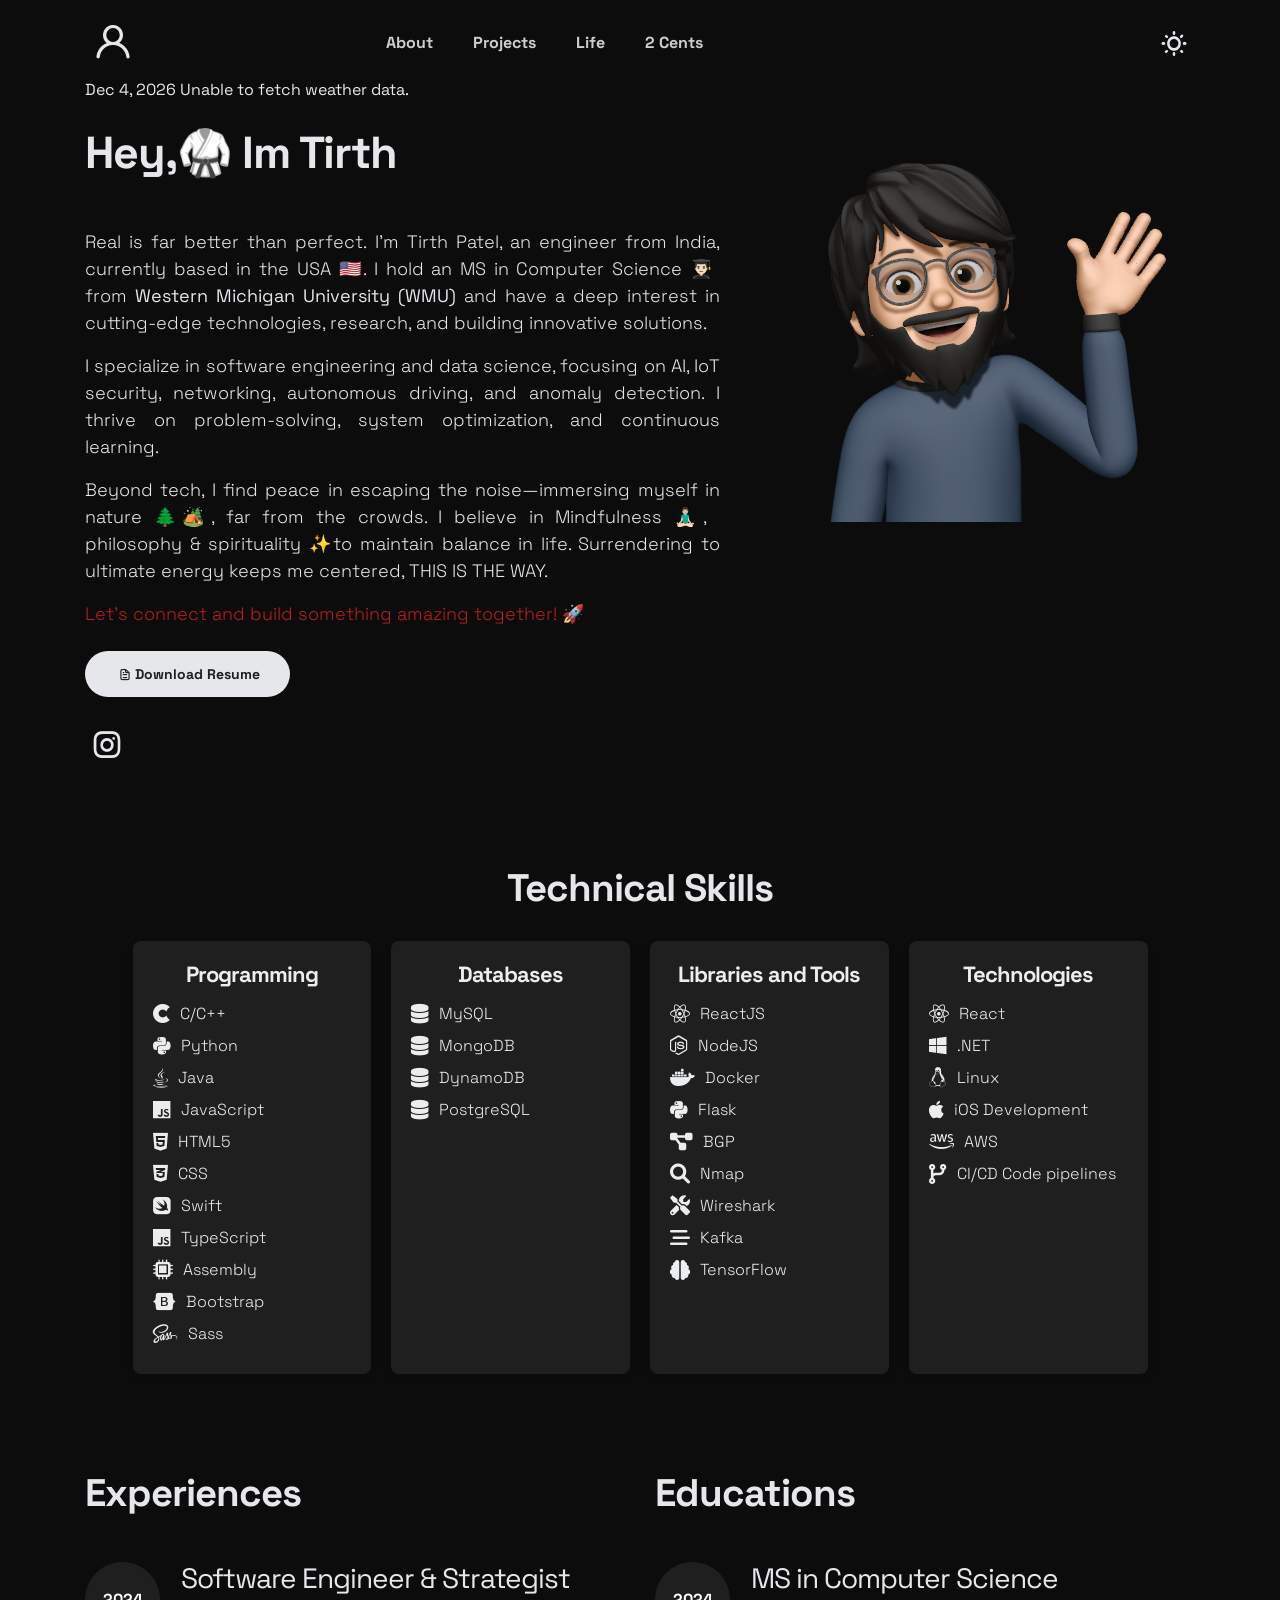
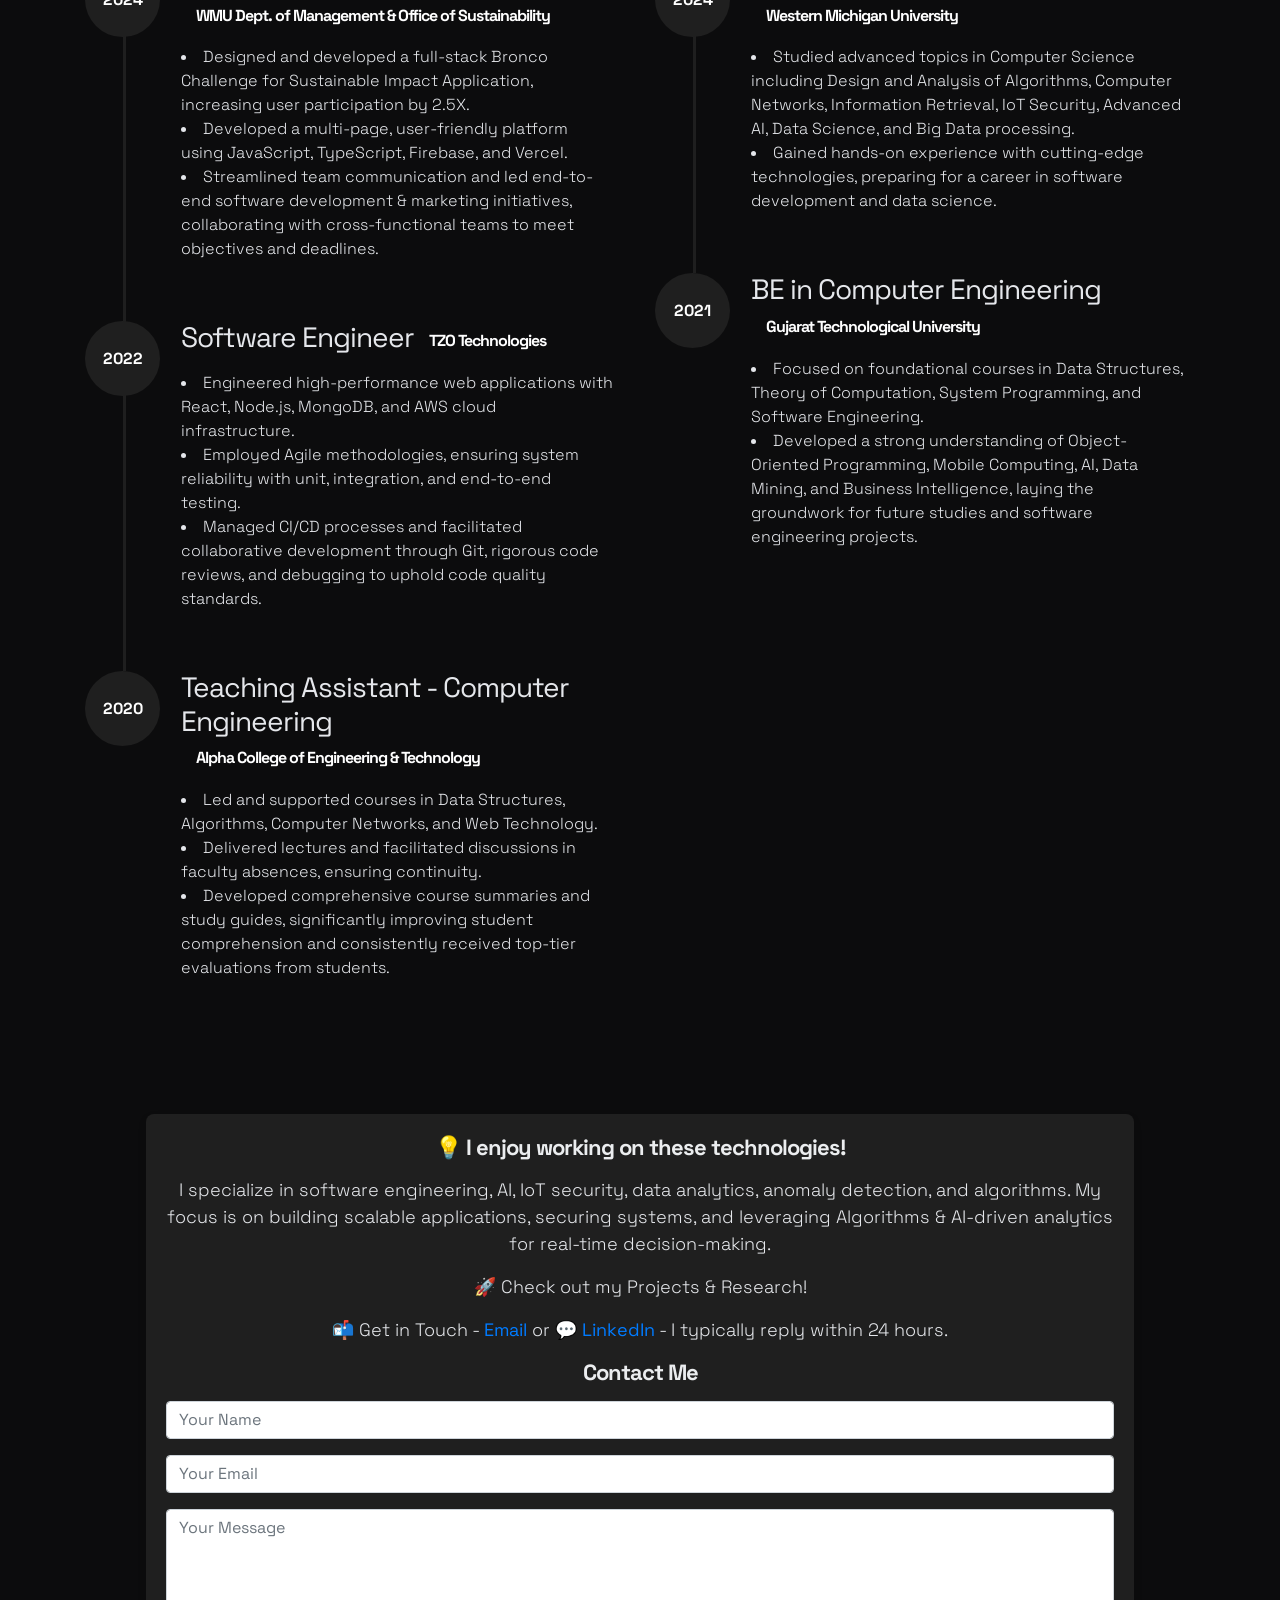
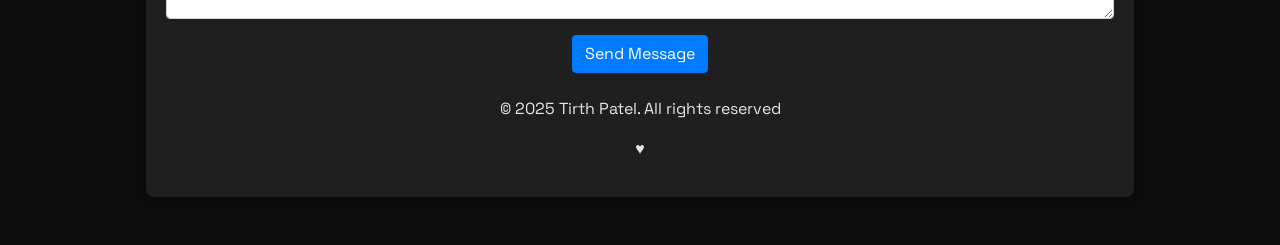
<file: index.html>
<!doctype html>
<html lang="en">
  <head>
    <meta charset="utf-8">
    <meta name="viewport" content="width=device-width, initial-scale=1, shrink-to-fit=no">
    <meta name="description" content="">
    <meta name="author" content="">

    <title>My Portfolio</title>

    <link rel="stylesheet" href="css/bootstrap.min.css">
    <link rel="stylesheet" href="css/unicons.css">
    <link rel="stylesheet" href="css/owl.carousel.min.css">
    <link rel="stylesheet" href="css/owl.theme.default.min.css">
    <link rel="stylesheet" href="https://unicons.iconscout.com/release/v4.0.0/css/line.css">
    <link rel="stylesheet" href="https://cdnjs.cloudflare.com/ajax/libs/font-awesome/6.0.0-beta3/css/all.min.css">

    <!-- MAIN STYLE -->
    <link rel="stylesheet" href="css/style.css">
    





  </head>
  <body>

    <!-- MENU -->
    <nav class="navbar navbar-expand-sm navbar-light">
        <div class="container">
            <a class="navbar-brand" href="index.html"><i class="uil uil-user"></i></a>
            <button class="navbar-toggler" type="button" data-toggle="collapse" data-target="#navbarNav" aria-controls="navbarNav" aria-expanded="false" aria-label="Toggle navigation">
                <span class="navbar-toggler-icon"></span>
                <span class="navbar-toggler-icon"></span>
                <span class="navbar-toggler-icon"></span>
            </button>
           
            <div class="collapse navbar-collapse" id="navbarNav">
                <ul class="navbar-nav mx-auto">
                    <li class="nav-item">
                        <a href="index.html" class="nav-link"><span data-hover="About">About</span></a>
                    </li>
                    <li class="nav-item">
                        <a href="project.html" class="nav-link"><span data-hover="Projects">Projects</span></a>

                    </li>
                    <li class="nav-item">
                        <a href="life.html" class="nav-link"><span data-hover="Life">Life</span></a>


                    </li>
                    <li class="nav-item">
                        <a href="2cents.html" class="nav-link"><span data-hover="2 Cents">2 Cents</span></a>
                    </li>
                </ul>

                <ul class="navbar-nav ml-lg-auto">
                    <div class="ml-lg-4">
                        <div class="color-mode d-lg-flex justify-content-center align-items-center">
                            <i class="color-mode-icon"></i>
                        </div>
                    </div>
                </ul>
            </div>
        </div>
    </nav>

    <!-- ABOUT -->
    <section class="about full-screen d-lg-flex justify-content-center align-items-center" id="about">
        <div class="container">
          <div class="ab">
            <a id="current-date">Current Date</a> <a id="current-weather">Loading weather...</a>
          </div>
          


            <div class="row">
                
                <div class="col-lg-7 col-md-12 col-12 d-flex align-items-center">
                    <div class="about-text">
                      
                          <h1 class="animated animated-text">
                            <span class="mr-2">Hey,🥋 Im Tirth</span>
                              <div class="animated-info">
                                    <span class="animated-item">Software Engineer.👨🏻‍💻</span>
                                    <span class="animated-item">AI/IoT Enthusiast..🤖</span>
                                    <span class="animated-item">Problem Solver.👻</span>
                              </div>
                          </h1>

                        <br>
                        
                        
                        
                        
                        <p style="text-align: justify;">Real is far better than perfect. I'm Tirth Patel, an engineer from India, currently based in the USA 🇺🇸. I hold an MS in Computer Science 👨🏻‍🎓 from <a href="https://wmich.edu" style="color: inherit; text-decoration: none;" onmouseover="this.style.color='#FFD700'" onmouseout="this.style.color='inherit'">Western Michigan University (WMU)</a> and have a deep interest in cutting-edge technologies, research, and building innovative solutions.</p>


                        <p style="text-align: justify;">I specialize in software engineering and data science, focusing on AI, IoT security, networking, autonomous driving, and anomaly detection. I thrive on problem-solving, system optimization, and continuous learning.</p>
                        <p style="text-align: justify;">Beyond tech, I find peace in escaping the noise—immersing myself in nature 🌲🏕️, far from the crowds. I believe in Mindfulness 🧘🏻‍♂️, philosophy & spirituality ✨to maintain balance in life. Surrendering to ultimate energy keeps me centered, THIS IS THE WAY.</p>



                        <p style="color: rgb(186, 29, 29);  text-align: justify;">Let's connect and build something amazing together! 🚀</p>
                        
                        <div class="custom-btn-group mt-4">
                          <a href="/Users/tirthpatel/Downloads/portfolio/Tirth-Resume.pdf" class="btn mr-lg-2 custom-btn" target="_blank"><i class='uil uil-file-alt'></i>Download Resume</a>
                          <br>  
                          <br>

                            <div>
                                <a href="https://github.com/iamtirthpatel" class="social-icon" target="_blank" aria-label="GitHub">
                                  <i class="uil uil-github"></i>
                                </a>
                                <a href="https://linkedin.com/in/iamtirthpatel" class="social-icon" target="_blank" aria-label="LinkedIn">
                                  <i class="uil uil-linkedin"></i>
                                </a>
                                <a href="https://x.com/iamtirth_patel" class="social-icon" target="_blank" aria-label="X">
                                  <i class="uil uil-twitter"></i>
                                </a>
                                <a href="https://instagram.com/iamtirth.patel" class="social-icon" target="_blank" aria-label="Instagram">
                                  <i class="uil uil-instagram"></i>
                                </a>
                            </div>
                        </div>
                    </div>
                </div>


                
                <div class="col-lg-5 col-md-12 col-12">
                    <div class="about-image svg">
                      <img src="images/4.png" class="img-fluid" alt="svg image">
                    </div>
                </div>
                
            </div>
        </div>
    </section>
      
    <!-- PROJECTS -->
    <section class="project py-5" id="project">
        <div class="container">


                
                <div class="row">
                  <div class="col-lg-11 text-center mx-auto col-12">

                      <div class="col-lg-8 mx-auto">
                        <h2>Technical Skills</h2>
                      </div>

                      <div class="skills-grid">
                        <div class="skill-card">
                          <h3>Programming</h3>
                          <ul>
                            <li><i class="fab fa-cuttlefish"></i> C/C++</li>
                            <li><i class="fab fa-python"></i> Python</li>
                            <li><i class="fab fa-java"></i> Java</li>
                            <li><i class="fab fa-js"></i> JavaScript</li>
                            <li><i class="fab fa-html5"></i> HTML5</li>
                            <li><i class="fab fa-css3-alt"></i> CSS</li>
                            <li><i class="fab fa-swift"></i> Swift</li>
                            <li><i class="fab fa-js"></i> TypeScript</li>
                            <li><i class="fas fa-microchip"></i> Assembly</li>
                            <li><i class="fab fa-bootstrap"></i> Bootstrap</li>
                            <li><i class="fab fa-sass"></i> Sass</li>
                          </ul>
                        </div>
                        <div class="skill-card">
                          <h3>Databases</h3>
                          <ul>
                            <li><i class="fas fa-database"></i> MySQL</li>
                            <li><i class="fas fa-database"></i> MongoDB</li>
                            <li><i class="fas fa-database"></i> DynamoDB</li>
                            <li><i class="fas fa-database"></i> PostgreSQL</li>
                          </ul>
                        </div>
                        <div class="skill-card">
                          <h3>Libraries and Tools</h3>
                          <ul>
                            <li><i class="fab fa-react"></i> ReactJS</li>
                            <li><i class="fab fa-node-js"></i> NodeJS</li>
                            <li><i class="fab fa-docker"></i> Docker</li>
                            
                            <li><i class="fab fa-python"></i> Flask</li>
                            <li><i class="fas fa-project-diagram"></i> BGP</li>
                            <li><i class="fas fa-search"></i> Nmap</li>
                            <li><i class="fas fa-tools"></i> Wireshark</li>
                            <li><i class="fas fa-stream"></i> Kafka</li>
                            <li><i class="fas fa-brain"></i> TensorFlow</li>
                            
                          </ul>
                        </div>
                        <div class="skill-card">
                          <h3>Technologies</h3>
                          <ul>
                            <li><i class="fab fa-react"></i> React</li>
                            <li><i class="fab fa-windows"></i> .NET</li>
                            <li><i class="fab fa-linux"></i> Linux</li>
                            <li><i class="fab fa-apple"></i> iOS Development</li>
                            <li><i class="fab fa-aws"></i> AWS</li>
                            <li><i class="fas fa-code-branch"></i> CI/CD Code pipelines</li>
                          </ul>
                        </div>
                      </div>

                  </div>
                </div>
        </div>
    </section>

    <!-- FEATURES -->
    <section class="resume py-5 d-lg-flex justify-content-center align-items-center" id="resume">
        <div class="container">
            <div class="row">

                <div class="col-lg-6 col-12">
                  <h2 class="mb-4">Experiences</h2>

                    <div class="timeline">
                          <div class="timeline-wrapper">
                            <div class="timeline-yr">
                                <span>2024</span>
                            </div>
                            <div class="timeline-info">
                                <h3><span><a style="color: inherit; text-decoration: none;" onmouseover="this.style.color='#FFD700'" onmouseout="this.style.color='inherit'">Software Engineer & Strategist</a></span><small>WMU Dept. of Management & Office of Sustainability</small></h3>
                                <p><li class="ab">Designed and developed a full-stack Bronco Challenge for Sustainable Impact Application, increasing user participation by 2.5X.</li>
                                  <li class="ab">Developed a multi-page, user-friendly platform using JavaScript, TypeScript, Firebase, and Vercel.</li>
                                  <li class="ab">Streamlined team communication and led end-to-end software development & marketing initiatives, collaborating with cross-functional teams to meet objectives and deadlines.</li></p>





                            </div>
                        </div>
                        
                        <div class="timeline-wrapper">
                            <div class="timeline-yr">
                                <span>2022</span>
                            </div>
                            <div class="timeline-info">
                                <h3><span><a style="color: inherit; text-decoration: none;" onmouseover="this.style.color='#FFD700'" onmouseout="this.style.color='inherit'">Software Engineer</a></span><small>TZO Technologies</small></h3>
                                <p><li class="ab">Engineered high-performance web applications with React, Node.js, MongoDB, and AWS cloud infrastructure.</li>
                                  <li class="ab">Employed Agile methodologies, ensuring system reliability with unit, integration, and end-to-end testing.</li>
                                  <li class="ab">Managed CI/CD processes and facilitated collaborative development through Git, rigorous code reviews, and debugging to uphold code quality standards.</li></p>


                            </div>

                        </div>
                        
                        <div class="timeline-wrapper">
                            <div class="timeline-yr">
                                <span>2020</span>
                            </div>
                            <div class="timeline-info">
                                <h3><span><a style="color: inherit; text-decoration: none;" onmouseover="this.style.color='#FFD700'" onmouseout="this.style.color='inherit'">Teaching Assistant - Computer Engineering</a></span><small>Alpha College of Engineering & Technology</small></h3>
                                <p><li class="ab">Led and supported courses in Data Structures, Algorithms, Computer Networks, and Web Technology.</li>
                                  <li class="ab">Delivered lectures and facilitated discussions in faculty absences, ensuring continuity.</li>
                                  <li class="ab">Developed comprehensive course summaries and study guides, significantly improving student comprehension and consistently received top-tier evaluations from students.</li></p>



                            </div>
                        </div>
                    </div>
                </div>

                <div class="col-lg-6 col-12">
                  <h2 class="mb-4 mobile-mt-2">Educations</h2>

                    <div class="timeline">
                          <div class="timeline-wrapper">
                            <div class="timeline-yr">
                                <span>2024</span>
                            </div>
                            <div class="timeline-info">
                                <h3><span><a style="color: inherit; text-decoration: none;" onmouseover="this.style.color='#FFD700'" onmouseout="this.style.color='inherit'">MS in Computer Science</a></span><small>Western Michigan University</small></h3>
                                <p><li class="ab">Studied advanced topics in Computer Science including Design and Analysis of Algorithms, Computer Networks, Information Retrieval, IoT Security, Advanced AI, Data Science, and Big Data processing.</li>
                                  <li class="ab">Gained hands-on experience with cutting-edge technologies, preparing for a career in software development and data science.</li></p>


                            </div>
                        </div>
                        
                        <div class="timeline-wrapper">
                            <div class="timeline-yr">
                                <span>2021</span>
                            </div>
                            <div class="timeline-info">
                                <h3><span><a style="color: inherit; text-decoration: none;" onmouseover="this.style.color='#FFD700'" onmouseout="this.style.color='inherit'">BE in Computer Engineering</a></span><small>Gujarat Technological University</small></h3>
                                <p><li class="ab">Focused on foundational courses in Data Structures, Theory of Computation, System Programming, and Software Engineering.</li>
                                  <li class="ab">Developed a strong understanding of Object-Oriented Programming, Mobile Computing, AI, Data Mining, and Business Intelligence, laying the groundwork for future studies and software engineering projects.</li></p>


                            </div>
                        </div>
                    </div>
                </div>
                
            </div>
        </div>
    </section>


    <!-- FOOTER -->
     <footer class="footer py-5">
          <div class="container">
               <div class="row">

                    <div class="col-lg-12 col-12">
                        <div class="col-lg-11 text-center mx-auto col-12">
                          <div class="skill-card">
                              <h3 class="mb-3">💡 I enjoy working on these technologies!</h3>
                              
                              
                                <p>
                                    I specialize in software engineering, AI, IoT security, data analytics, anomaly detection, 
                                    and algorithms. My focus is on building scalable applications, securing systems, 
                                    and leveraging Algorithms & AI-driven analytics for real-time decision-making.
                                </p>


                                
                              <p>🚀 Check out my Projects & Research!</p>
                              <p>📬 Get in Touch - <a href="mailto:tirthharshadkumar.patel@wmich.edu">Email</a> or <a href="https://linkedin.com/in/iamtirthpatel" target="_blank"> 💬 LinkedIn</a> - I typically reply within 24 hours.</p>
                              
                          

                              <div>
                                <h3>Contact Me</h3>
                                <form id="contactForm">
                                    <div class="form-group">
                                        <input type="text" class="form-control" name="name" placeholder="Your Name" required>
                                    </div>
                                    <div class="form-group">
                                        <input type="email" class="form-control" name="email" placeholder="Your Email" required>
                                    </div>
                                    <div class="form-group">
                                        <textarea class="form-control" name="message" rows="4" placeholder="Your Message" required></textarea>
                                    </div>
                                    <button type="submit" class="btn btn-primary">Send Message</button>
                                </form>
                                <div id="formResponse"></div>
                                <br>
                            </div>
                                                         
                            <p class="copyright-text text-center">&copy; 2025 Tirth Patel.  All rights reserved</p>
                            <p class="copyright-text text-center">♥️</p>
                        </div>
                          </div>
                        </div>
                        <br>
                       
                    </div>
                    
               </div>
          </div>
     </footer>

    <script src="js/jquery-3.3.1.min.js"></script>
    <script src="js/popper.min.js"></script>
    <script src="js/bootstrap.min.js"></script>
    <script src="js/Headroom.js"></script>
    <script src="js/jQuery.headroom.js"></script>
    <script src="js/owl.carousel.min.js"></script>
    <script src="js/smoothscroll.js"></script>
    <script src="js/custom.js"></script>
    
  </body>
</html>
</file>
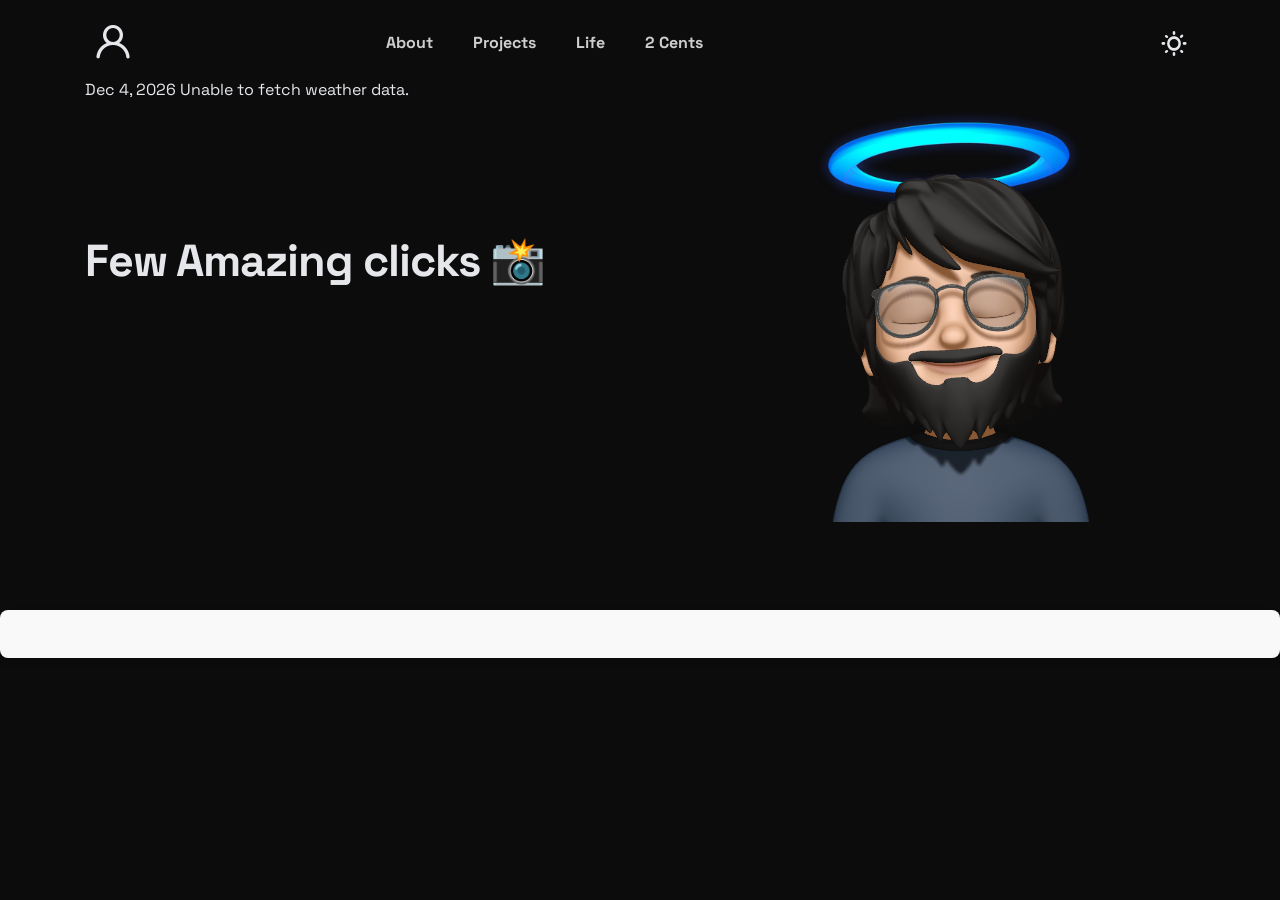
<file: 2cents.html>
<!DOCTYPE html>
<html lang="en">
    <head>
        <meta charset="UTF-8">
        <meta name="viewport" content="width=device-width, initial-scale=1.0">
        <title>Under Construction</title>

        <link rel="stylesheet" href="css/bootstrap.min.css">
        <link rel="stylesheet" href="css/unicons.css">
        <link rel="stylesheet" href="css/owl.carousel.min.css">
        <link rel="stylesheet" href="css/owl.theme.default.min.css">
        <link rel="stylesheet" href="https://unicons.iconscout.com/release/v4.0.0/css/line.css">
        <link rel="stylesheet" href="https://cdnjs.cloudflare.com/ajax/libs/font-awesome/6.0.0-beta3/css/all.min.css">

        <link rel="stylesheet" href="css/style.css">
    </head>
    <body>
        <nav class="navbar navbar-expand-sm navbar-light">
            <div class="container">
                <a class="navbar-brand" href="index.html"><i class="uil uil-user"></i></a>
                <button class="navbar-toggler" type="button" data-toggle="collapse" data-target="#navbarNav" aria-controls="navbarNav" aria-expanded="false" aria-label="Toggle navigation">
                    <span class="navbar-toggler-icon"></span>
                    <span class="navbar-toggler-icon"></span>
                    <span class="navbar-toggler-icon"></span>
                </button>
            
                <div class="collapse navbar-collapse" id="navbarNav">
                    <ul class="navbar-nav mx-auto">
                        <li class="nav-item">
                            <a href="index.html" class="nav-link"><span data-hover="About">About</span></a>
                        </li>
                        <li class="nav-item">
                            <a href="project.html" class="nav-link"><span data-hover="Projects">Projects</span></a>

                        </li>
                        <li class="nav-item">
                            <a href="life.html" class="nav-link"><span data-hover="Life">Life</span></a>


                        </li>
                        <li class="nav-item">
                            <a href="2cents.html" class="nav-link"><span data-hover="2 Cents">2 Cents</span></a>
                        </li>
                    </ul>

                    <ul class="navbar-nav ml-lg-auto">
                        <div class="ml-lg-4">
                            <div class="color-mode d-lg-flex justify-content-center align-items-center">
                                <i class="color-mode-icon"></i>
                            </div>
                        </div>
                    </ul>
                </div>
            </div>
        </nav>

        <section class="about full-screen d-lg-flex justify-content-center align-items-center" id="about">
            <div class="container">
                <div class="ab">
                    <a id="current-date">Current Date</a> 
                    <a id="current-weather">Loading weather...</a>
                </div>
    
                <div class="row">
                    <div class="col-lg-7 col-md-12 col-12 d-flex align-items-center">
                        <div class="about-text">
                            
                                
                            
                            <h1 class="animated animated-text">
                                <span class="mr-2">Few Amazing clicks 📸</span>
                                <div class="animated-info">
                                    <span class="animated-item">Under Construction</span>
                                    <span class="animated-item">photography</span>
                                    <span class="animated-item">🎞️</span>
                                </div>
                            </h1>
                            <br>
                            <p class="intro-text mt-4"> </p>
                        </div>
                    </div>
    
                    <div class="col-lg-5 col-md-12 col-12">
                        <div class="about-image svg">
                            <img src="images/2.png" class="img-fluid" alt="svg image">
                        </div>
                    </div>
                </div>
            </div>
        </section>
        
        <section class="pinterest-section">
            <div class="container">
                <h2></h2>
                <div id="pinterest-boards" class="pinterest-boards"></div>
            </div>
        </section>
        
        <script src="js/jquery-3.3.1.min.js"></script>
        <script src="js/popper.min.js"></script>
        <script src="js/bootstrap.min.js"></script>
        <script src="js/Headroom.js"></script>
        <script src="js/jQuery.headroom.js"></script>
        <script src="js/owl.carousel.min.js"></script>
        <script src="js/smoothscroll.js"></script>
        <script src="js/custom.js"></script>
    </body>
</html>
</file>
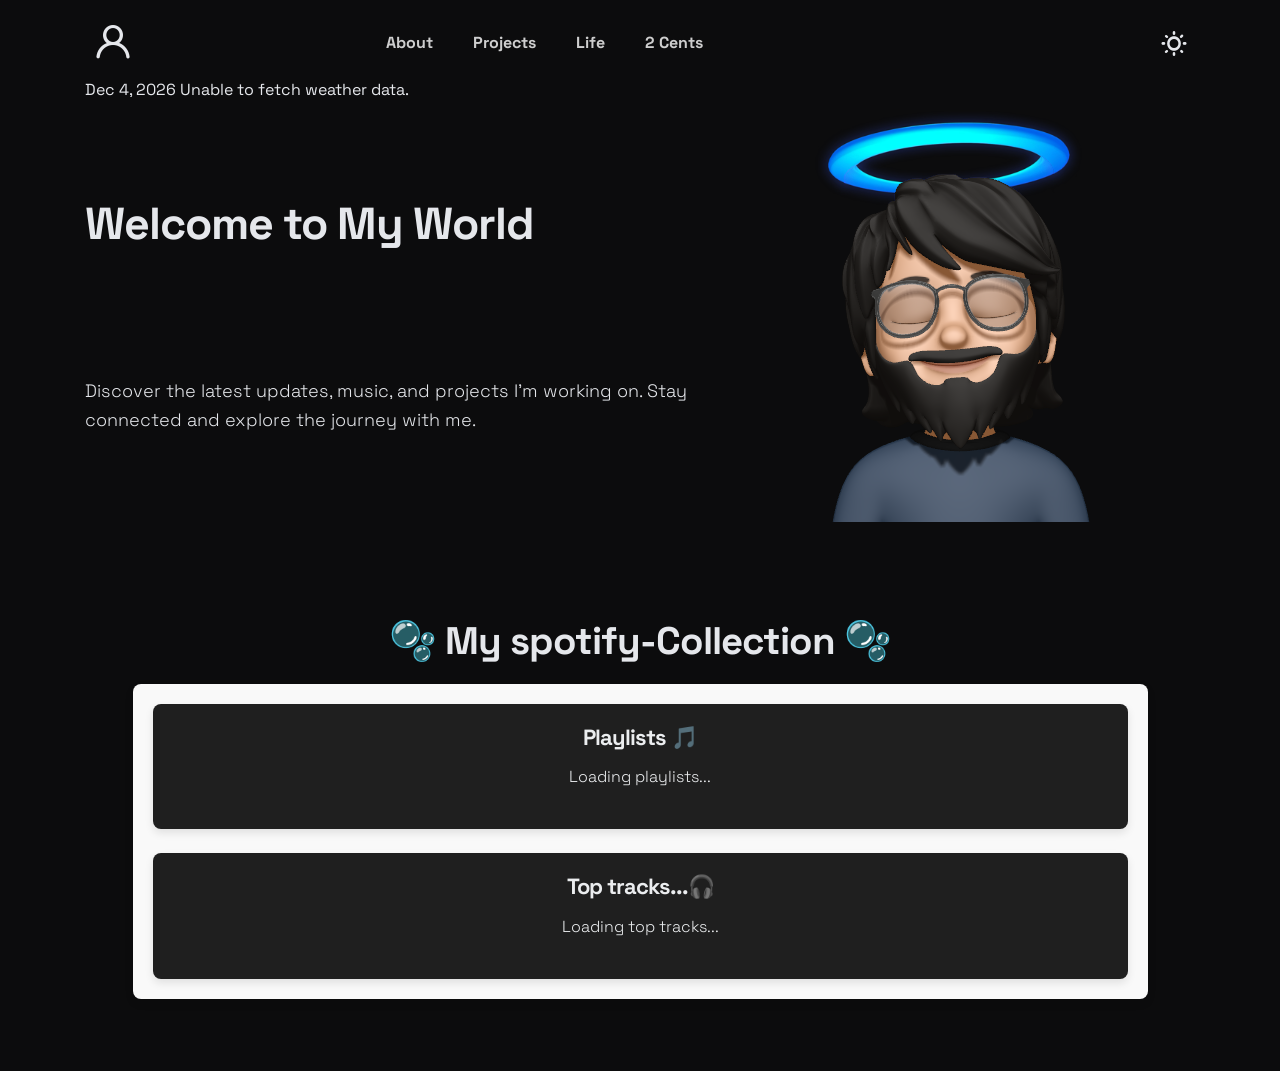
<file: life.html>
<!DOCTYPE html>
<html lang="en">
<head>
    <meta charset="UTF-8">
    <meta name="viewport" content="width=device-width, initial-scale=1.0">
    <title>Under Construction</title>
    <link rel="stylesheet" href="css/bootstrap.min.css">
    <link rel="stylesheet" href="css/unicons.css">
    <link rel="stylesheet" href="css/owl.carousel.min.css">
    <link rel="stylesheet" href="css/owl.theme.default.min.css">
    <link rel="stylesheet" href="https://unicons.iconscout.com/release/v4.0.0/css/line.css">
    <link rel="stylesheet" href="https://cdnjs.cloudflare.com/ajax/libs/font-awesome/6.0.0-beta3/css/all.min.css">

    <link rel="stylesheet" href="css/style.css">
</head>
<body>
    <nav class="navbar navbar-expand-sm navbar-light">
        <div class="container">
            <a class="navbar-brand" href="index.html"><i class="uil uil-user"></i></a>
            <button class="navbar-toggler" type="button" data-toggle="collapse" data-target="#navbarNav" aria-controls="navbarNav" aria-expanded="false" aria-label="Toggle navigation">
                <span class="navbar-toggler-icon"></span>
                <span class="navbar-toggler-icon"></span>
                <span class="navbar-toggler-icon"></span>
            </button>
           
            <div class="collapse navbar-collapse" id="navbarNav">
                <ul class="navbar-nav mx-auto">
                    <li class="nav-item">
                        <a href="index.html" class="nav-link"><span data-hover="About">About</span></a>
                    </li>
                    <li class="nav-item">
                        <a href="project.html" class="nav-link"><span data-hover="Projects">Projects</span></a>

                    </li>
                    <li class="nav-item">
                        <a href="life.html" class="nav-link"><span data-hover="Life">Life</span></a>


                    </li>
                    <li class="nav-item">
                        <a href="2cents.html" class="nav-link"><span data-hover="2 Cents">2 Cents</span></a>
                    </li>
                </ul>

                <ul class="navbar-nav ml-lg-auto">
                    <div class="ml-lg-4">
                        <div class="color-mode d-lg-flex justify-content-center align-items-center">
                            <i class="color-mode-icon"></i>
                        </div>
                    </div>
                </ul>
            </div>
        </div>
    </nav>

    <section class="about full-screen d-lg-flex justify-content-center align-items-center" id="about">
        <div class="container">
            <div class="ab">
                <a id="current-date">Current Date</a> 
                <a id="current-weather">Loading weather...</a>
            </div>

            <div class="row">
                <div class="col-lg-7 col-md-12 col-12 d-flex align-items-center">
                    <div class="about-text">
                        
                            
                        
                        <h1 class="animated animated-text">
                            <span class="mr-2">Welcome to My World</span>
                            <div class="animated-info">
                                <span class="animated-item">Under Construction</span>
                                <span class="animated-item">Stay Tuned</span>
                                <span class="animated-item">🎧</span>
                            </div>
                        </h1>
                        <br>
                        <p class="intro-text mt-4">
                            Discover the latest updates, music, and projects I'm working on. Stay connected and explore the journey with me.
                        </p>
                    </div>
                </div>

                <div class="col-lg-5 col-md-12 col-12">
                    <div class="about-image svg">
                        <img src="images/2.png" class="img-fluid" alt="svg image">
                    </div>
                </div>
            </div>
        </div>
    </section>

    <section class="project py-5" id="project">
        <div class="container">


                
                <div class="row">
                  <div class="col-lg-11 text-center mx-auto col-12">

                      <div class="col-lg-8 mx-auto">
                        <h2>🫧 My spotify-Collection 🫧</h2>
                      </div>
                      <div class="spotify-container mb-4">
                        <div class="skill-card">
                            <h3>Playlists 🎵</h3>
                            <ul>
                              <div id="playlists" class="spotify-playlists">Loading playlists...</div>
                            </ul>
                        </div>
                        <br>
                        <div class="skill-card">
                          <h3>Top tracks...🎧</h3>
                          <ul>
                            <div id="current-track" class="spotify-track">Loading top tracks...</div>
                          </ul>
                        </div>
                        
                        
                        
                      
                    </div>
                  </div>
                </div>
        </div>
    </section>

    
    <script src="js/jquery-3.3.1.min.js"></script>
    <script src="js/popper.min.js"></script>
    <script src="js/bootstrap.min.js"></script>
    <script src="js/Headroom.js"></script>
    <script src="js/jQuery.headroom.js"></script>
    <script src="js/owl.carousel.min.js"></script>
    <script src="js/smoothscroll.js"></script>
    <script src="js/custom.js"></script>
</body>
</html>
</file>
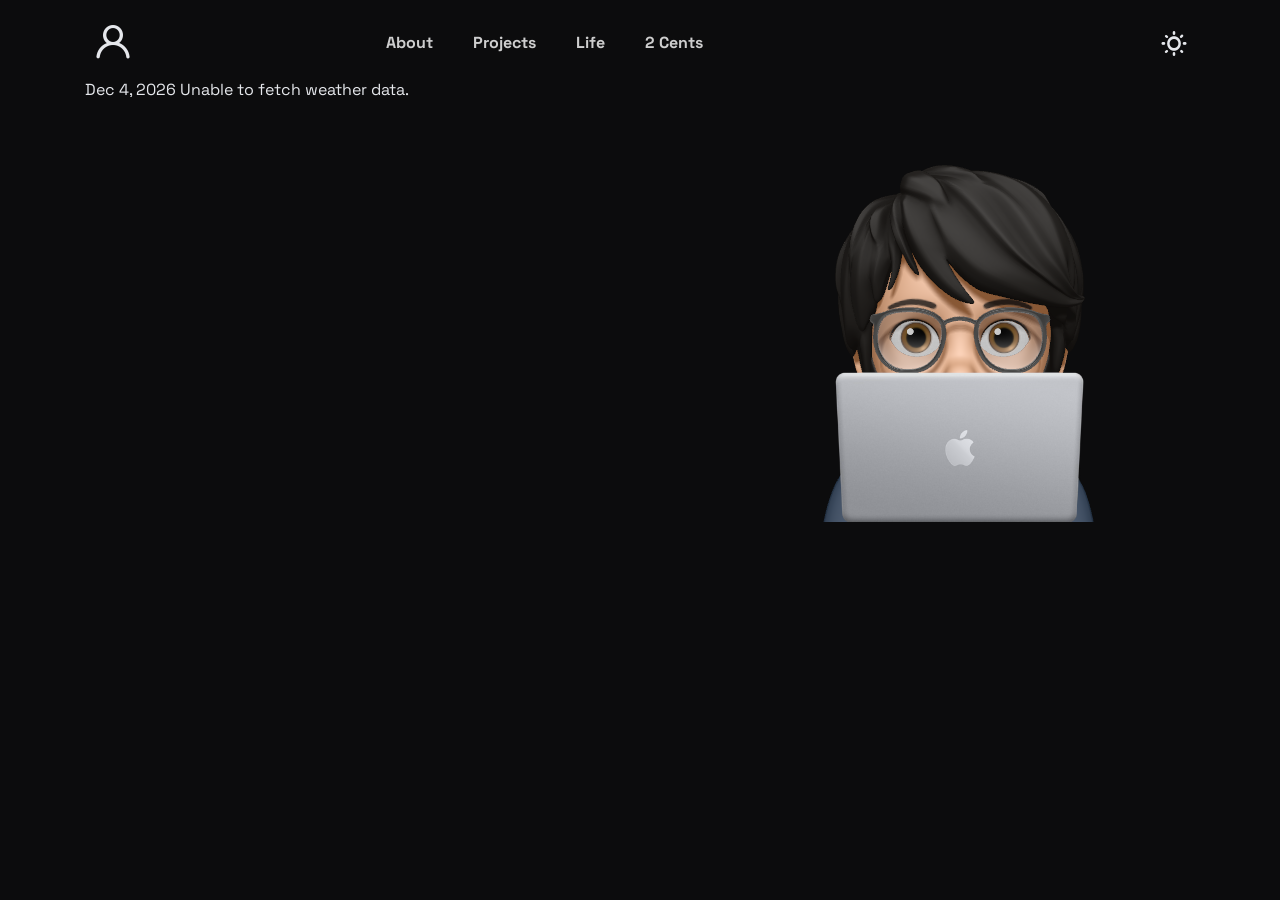
<file: project.html>
<!DOCTYPE html>
<html lang="en">
    <head>
        <meta charset="UTF-8">
        <meta name="viewport" content="width=device-width, initial-scale=1.0">
        <title>Under Construction</title>
        <link rel="stylesheet" href="css/bootstrap.min.css">
        <link rel="stylesheet" href="css/unicons.css">
        <link rel="stylesheet" href="css/owl.carousel.min.css">
        <link rel="stylesheet" href="css/owl.theme.default.min.css">
        <link rel="stylesheet" href="https://unicons.iconscout.com/release/v4.0.0/css/line.css">
        <link rel="stylesheet" href="https://cdnjs.cloudflare.com/ajax/libs/font-awesome/6.0.0-beta3/css/all.min.css">

        <link rel="stylesheet" href="css/style.css">
    </head>
    <body>
        <nav class="navbar navbar-expand-sm navbar-light">
            <div class="container">
                <a class="navbar-brand" href="index.html"><i class="uil uil-user"></i></a>
                <button class="navbar-toggler" type="button" data-toggle="collapse" data-target="#navbarNav" aria-controls="navbarNav" aria-expanded="false" aria-label="Toggle navigation">
                    <span class="navbar-toggler-icon"></span>
                    <span class="navbar-toggler-icon"></span>
                    <span class="navbar-toggler-icon"></span>
                </button>
            
                <div class="collapse navbar-collapse" id="navbarNav">
                    <ul class="navbar-nav mx-auto">
                        <li class="nav-item">
                            <a href="index.html" class="nav-link"><span data-hover="About">About</span></a>
                        </li>
                        <li class="nav-item">
                            <a href="project.html" class="nav-link"><span data-hover="Projects">Projects</span></a>

                        </li>
                        <li class="nav-item">
                            <a href="life.html" class="nav-link"><span data-hover="Life">Life</span></a>


                        </li>
                        <li class="nav-item">
                            <a href="2cents.html" class="nav-link"><span data-hover="2 Cents">2 Cents</span></a>
                        </li>
                    </ul>

                    <ul class="navbar-nav ml-lg-auto">
                        <div class="ml-lg-4">
                            <div class="color-mode d-lg-flex justify-content-center align-items-center">
                                <i class="color-mode-icon"></i>
                            </div>
                        </div>
                    </ul>
                </div>
            </div>
        </nav>

        <section class="about full-screen d-lg-flex justify-content-center align-items-center" id="about">
            <div class="container">
            <div class="ab">
                <a id="current-date">Current Date</a> <a id="current-weather">Loading weather...</a>
            </div>
            


                <div class="row">
                    
                    <div class="col-lg-7 col-md-12 col-12 d-flex align-items-center">
                        <div class="about-text">
                        
                            <h1 class="animated animated-text">
                                <span class="mr-2"></span>
                                <div class="animated-info">
                                        <span class="animated-item">Under Construction</span>
                                        <span class="animated-item"></span>
                                        <span class="animated-item"></span>
                                </div>
                            </h1>

                            <br>
                            
                            
                            
                            
                            
                            



                            <br>  
                            <br>

                                <div>
                                    
                                        
                                    
                                </div>
                            
                        </div>
                    </div>


                    
                    <div class="col-lg-5 col-md-12 col-12">
                        <div class="about-image svg">
                        <img src="images/3.png" class="img-fluid" alt="svg image">
                        </div>
                    </div>
                    
                </div>
            </div>
        </section>
        
        <script src="js/jquery-3.3.1.min.js"></script>
        <script src="js/popper.min.js"></script>
        <script src="js/bootstrap.min.js"></script>
        <script src="js/Headroom.js"></script>
        <script src="js/jQuery.headroom.js"></script>
        <script src="js/owl.carousel.min.js"></script>
        <script src="js/smoothscroll.js"></script>
        <script src="js/custom.js"></script>
    </body>
</html>
</file>
<file: css/unicons.css>
@font-face {
  font-family: 'unicons';
  src: url('../font/unicons.eot?42479262');
  src: url('../font/unicons.eot?42479262#iefix') format('embedded-opentype'),
       url('../font/unicons.woff2?42479262') format('woff2'),
       url('../font/unicons.woff?42479262') format('woff'),
       url('../font/unicons.ttf?42479262') format('truetype'),
       url('../font/unicons.svg?42479262#unicons') format('svg');
  font-weight: normal;
  font-style: normal;
}
/* Chrome hack: SVG is rendered more smooth in Windozze. 100% magic, uncomment if you need it. */
/* Note, that will break hinting! In other OS-es font will be not as sharp as it could be */

@media screen and (-webkit-min-device-pixel-ratio:0) {
  @font-face {
    font-family: 'unicons';
    src: url('../font/unicons.svg?42479262#unicons') format('svg');
  }
}

 
 [class^="uil-"]:before, [class*=" uil-"]:before {
  font-family: "unicons";
  font-style: normal;
  font-weight: normal;
  speak: none;
 
  display: inline-block;
  text-decoration: inherit;
  width: 1em;
  margin-right: .2em;
  text-align: center;
  /* opacity: .8; */
 
  /* For safety - reset parent styles, that can break glyph codes*/
  font-variant: normal;
  text-transform: none;
 
  /* fix buttons height, for twitter bootstrap */
  line-height: 1em;
 
  /* Animation center compensation - margins should be symmetric */
  /* remove if not needed */
  margin-left: .2em;
 
  /* you can be more comfortable with increased icons size */
  /* font-size: 120%; */
 
  /* Font smoothing. That was taken from TWBS */
  -webkit-font-smoothing: antialiased;
  -moz-osx-font-smoothing: grayscale;
 
  /* Uncomment for 3D effect */
  /* text-shadow: 1px 1px 1px rgba(127, 127, 127, 0.3); */
}
 
.uil-abacus:before { content: '\e800'; } /* '' */
.uil-accessible-icon-alt:before { content: '\e801'; } /* '' */
.uil-adjust-alt:before { content: '\e802'; } /* '' */
.uil-adjust-circle:before { content: '\e803'; } /* '' */
.uil-adjust-half:before { content: '\e804'; } /* '' */
.uil-adjust:before { content: '\e805'; } /* '' */
.uil-airplay:before { content: '\e806'; } /* '' */
.uil-align-alt:before { content: '\e807'; } /* '' */
.uil-align-center-alt:before { content: '\e808'; } /* '' */
.uil-align-center-h:before { content: '\e809'; } /* '' */
.uil-align-center-justify:before { content: '\e80a'; } /* '' */
.uil-align-center-v:before { content: '\e80b'; } /* '' */
.uil-align-center:before { content: '\e80c'; } /* '' */
.uil-align-justify:before { content: '\e80d'; } /* '' */
.uil-align-left-justify:before { content: '\e80e'; } /* '' */
.uil-align-left:before { content: '\e80f'; } /* '' */
.uil-align-letter-right:before { content: '\e810'; } /* '' */
.uil-align-right-justify:before { content: '\e811'; } /* '' */
.uil-align-right:before { content: '\e812'; } /* '' */
.uil-align:before { content: '\e813'; } /* '' */
.uil-ambulance:before { content: '\e814'; } /* '' */
.uil-analysis:before { content: '\e815'; } /* '' */
.uil-analytics:before { content: '\e816'; } /* '' */
.uil-anchor:before { content: '\e817'; } /* '' */
.uil-android-phone-slash:before { content: '\e818'; } /* '' */
.uil-angle-double-down:before { content: '\e819'; } /* '' */
.uil-angle-double-left:before { content: '\e81a'; } /* '' */
.uil-angle-double-right:before { content: '\e81b'; } /* '' */
.uil-angle-double-up:before { content: '\e81c'; } /* '' */
.uil-angle-down:before { content: '\e81d'; } /* '' */
.uil-angle-left:before { content: '\e81e'; } /* '' */
.uil-angle-right-b:before { content: '\e81f'; } /* '' */
.uil-angle-right:before { content: '\e820'; } /* '' */
.uil-angle-up:before { content: '\e821'; } /* '' */
.uil-annoyed-alt:before { content: '\e822'; } /* '' */
.uil-annoyed:before { content: '\e823'; } /* '' */
.uil-apps:before { content: '\e824'; } /* '' */
.uil-archive-alt:before { content: '\e825'; } /* '' */
.uil-archive:before { content: '\e826'; } /* '' */
.uil-arrow-break:before { content: '\e827'; } /* '' */
.uil-arrow-circle-down:before { content: '\e828'; } /* '' */
.uil-arrow-circle-left:before { content: '\e829'; } /* '' */
.uil-arrow-circle-right:before { content: '\e82a'; } /* '' */
.uil-arrow-circle-up:before { content: '\e82b'; } /* '' */
.uil-arrow-compress-h:before { content: '\e82c'; } /* '' */
.uil-arrow-down-left:before { content: '\e82d'; } /* '' */
.uil-arrow-down-right:before { content: '\e82e'; } /* '' */
.uil-arrow-down:before { content: '\e82f'; } /* '' */
.uil-arrow-from-right:before { content: '\e830'; } /* '' */
.uil-arrow-from-top:before { content: '\e831'; } /* '' */
.uil-arrow-growth:before { content: '\e832'; } /* '' */
.uil-arrow-left:before { content: '\e833'; } /* '' */
.uil-arrow-random:before { content: '\e834'; } /* '' */
.uil-arrow-resize-diagonal:before { content: '\e835'; } /* '' */
.uil-arrow-right:before { content: '\e836'; } /* '' */
.uil-arrow-to-bottom:before { content: '\e837'; } /* '' */
.uil-arrow-to-right:before { content: '\e838'; } /* '' */
.uil-arrow-up-left:before { content: '\e839'; } /* '' */
.uil-arrow-up-right:before { content: '\e83a'; } /* '' */
.uil-arrow-up:before { content: '\e83b'; } /* '' */
.uil-arrows-h-alt:before { content: '\e83c'; } /* '' */
.uil-arrows-h:before { content: '\e83d'; } /* '' */
.uil-arrows-left-down:before { content: '\e83e'; } /* '' */
.uil-arrows-maximize:before { content: '\e83f'; } /* '' */
.uil-arrows-merge:before { content: '\e840'; } /* '' */
.uil-arrows-resize-h:before { content: '\e841'; } /* '' */
.uil-arrows-resize-v:before { content: '\e842'; } /* '' */
.uil-arrows-resize:before { content: '\e843'; } /* '' */
.uil-arrows-right-down:before { content: '\e844'; } /* '' */
.uil-arrows-shrink-h:before { content: '\e845'; } /* '' */
.uil-arrows-shrink-v:before { content: '\e846'; } /* '' */
.uil-arrows-up-right:before { content: '\e847'; } /* '' */
.uil-arrows-v-alt:before { content: '\e848'; } /* '' */
.uil-arrows-v:before { content: '\e849'; } /* '' */
.uil-at:before { content: '\e84a'; } /* '' */
.uil-atm-card:before { content: '\e84b'; } /* '' */
.uil-atom:before { content: '\e84c'; } /* '' */
.uil-auto-flash:before { content: '\e84d'; } /* '' */
.uil-award-alt:before { content: '\e84e'; } /* '' */
.uil-award:before { content: '\e84f'; } /* '' */
.uil-baby-carriage:before { content: '\e850'; } /* '' */
.uil-backpack:before { content: '\e851'; } /* '' */
.uil-backspace:before { content: '\e852'; } /* '' */
.uil-backward:before { content: '\e853'; } /* '' */
.uil-bag-alt:before { content: '\e854'; } /* '' */
.uil-bag-slash:before { content: '\e855'; } /* '' */
.uil-bag:before { content: '\e856'; } /* '' */
.uil-ball:before { content: '\e857'; } /* '' */
.uil-ban:before { content: '\e858'; } /* '' */
.uil-bars:before { content: '\e859'; } /* '' */
.uil-basketball-hoop:before { content: '\e85a'; } /* '' */
.uil-basketball:before { content: '\e85b'; } /* '' */
.uil-battery-bolt:before { content: '\e85c'; } /* '' */
.uil-battery-empty:before { content: '\e85d'; } /* '' */
.uil-bed-double:before { content: '\e85e'; } /* '' */
.uil-bed:before { content: '\e85f'; } /* '' */
.uil-bell-school:before { content: '\e860'; } /* '' */
.uil-bell-slash:before { content: '\e861'; } /* '' */
.uil-bill:before { content: '\e862'; } /* '' */
.uil-bitcoin-circle:before { content: '\e863'; } /* '' */
.uil-bitcoin:before { content: '\e864'; } /* '' */
.uil-bluetooth-b:before { content: '\e865'; } /* '' */
.uil-bolt-alt:before { content: '\e866'; } /* '' */
.uil-bolt-slash:before { content: '\e867'; } /* '' */
.uil-bolt:before { content: '\e868'; } /* '' */
.uil-book-alt:before { content: '\e869'; } /* '' */
.uil-book-medical:before { content: '\e86a'; } /* '' */
.uil-book-open:before { content: '\e86b'; } /* '' */
.uil-book-reader:before { content: '\e86c'; } /* '' */
.uil-book:before { content: '\e86d'; } /* '' */
.uil-bookmark-full:before { content: '\e86e'; } /* '' */
.uil-bookmark:before { content: '\e86f'; } /* '' */
.uil-books:before { content: '\e870'; } /* '' */
.uil-boombox:before { content: '\e871'; } /* '' */
.uil-border-alt:before { content: '\e872'; } /* '' */
.uil-border-bottom:before { content: '\e873'; } /* '' */
.uil-border-clear:before { content: '\e874'; } /* '' */
.uil-border-horizontal:before { content: '\e875'; } /* '' */
.uil-border-inner:before { content: '\e876'; } /* '' */
.uil-border-left:before { content: '\e877'; } /* '' */
.uil-border-out:before { content: '\e878'; } /* '' */
.uil-border-right:before { content: '\e879'; } /* '' */
.uil-border-top:before { content: '\e87a'; } /* '' */
.uil-border-vertical:before { content: '\e87b'; } /* '' */
.uil-box:before { content: '\e87c'; } /* '' */
.uil-briefcase-alt:before { content: '\e87d'; } /* '' */
.uil-briefcase:before { content: '\e87e'; } /* '' */
.uil-bright:before { content: '\e87f'; } /* '' */
.uil-brightness-empty:before { content: '\e880'; } /* '' */
.uil-brightness-half:before { content: '\e881'; } /* '' */
.uil-brightness-low:before { content: '\e882'; } /* '' */
.uil-brightness-minus:before { content: '\e883'; } /* '' */
.uil-brightness-plus:before { content: '\e884'; } /* '' */
.uil-brightness:before { content: '\e885'; } /* '' */
.uil-bring-bottom:before { content: '\e886'; } /* '' */
.uil-bring-front:before { content: '\e887'; } /* '' */
.uil-brush-alt:before { content: '\e888'; } /* '' */
.uil-bug:before { content: '\e889'; } /* '' */
.uil-building:before { content: '\e88a'; } /* '' */
.uil-bullseye:before { content: '\e88b'; } /* '' */
.uil-bus-alt:before { content: '\e88c'; } /* '' */
.uil-bus-school:before { content: '\e88d'; } /* '' */
.uil-bus:before { content: '\e88e'; } /* '' */
.uil-calcualtor:before { content: '\e88f'; } /* '' */
.uil-calculator-alt:before { content: '\e890'; } /* '' */
.uil-calendar-alt:before { content: '\e891'; } /* '' */
.uil-calendar-slash:before { content: '\e892'; } /* '' */
.uil-calender:before { content: '\e893'; } /* '' */
.uil-calling:before { content: '\e894'; } /* '' */
.uil-camera-plus:before { content: '\e895'; } /* '' */
.uil-camera-slash:before { content: '\e896'; } /* '' */
.uil-camera:before { content: '\e897'; } /* '' */
.uil-cancel:before { content: '\e898'; } /* '' */
.uil-capsule:before { content: '\e899'; } /* '' */
.uil-capture:before { content: '\e89a'; } /* '' */
.uil-car-sideview:before { content: '\e89b'; } /* '' */
.uil-car-slash:before { content: '\e89c'; } /* '' */
.uil-car-wash:before { content: '\e89d'; } /* '' */
.uil-car:before { content: '\e89e'; } /* '' */
.uil-card-atm:before { content: '\e89f'; } /* '' */
.uil-caret-right:before { content: '\e8a0'; } /* '' */
.uil-cart:before { content: '\e8a1'; } /* '' */
.uil-cell:before { content: '\e8a2'; } /* '' */
.uil-celsius:before { content: '\e8a3'; } /* '' */
.uil-chart-bar-alt:before { content: '\e8a4'; } /* '' */
.uil-chart-bar:before { content: '\e8a5'; } /* '' */
.uil-chart-down:before { content: '\e8a6'; } /* '' */
.uil-chart-growth-alt:before { content: '\e8a7'; } /* '' */
.uil-chart-growth:before { content: '\e8a8'; } /* '' */
.uil-chart-line:before { content: '\e8a9'; } /* '' */
.uil-chart-pie-alt:before { content: '\e8aa'; } /* '' */
.uil-chart-pie:before { content: '\e8ab'; } /* '' */
.uil-chart:before { content: '\e8ac'; } /* '' */
.uil-chat-bubble-user:before { content: '\e8ad'; } /* '' */
.uil-chat-info:before { content: '\e8ae'; } /* '' */
.uil-chat:before { content: '\e8af'; } /* '' */
.uil-check-circle:before { content: '\e8b0'; } /* '' */
.uil-check-square:before { content: '\e8b1'; } /* '' */
.uil-check:before { content: '\e8b2'; } /* '' */
.uil-circle-layer:before { content: '\e8b3'; } /* '' */
.uil-circle:before { content: '\e8b4'; } /* '' */
.uil-circuit:before { content: '\e8b5'; } /* '' */
.uil-clapper-board:before { content: '\e8b6'; } /* '' */
.uil-clipboard-alt:before { content: '\e8b7'; } /* '' */
.uil-clipboard-blank:before { content: '\e8b8'; } /* '' */
.uil-clipboard-notes:before { content: '\e8b9'; } /* '' */
.uil-clipboard:before { content: '\e8ba'; } /* '' */
.uil-clock-eight:before { content: '\e8bb'; } /* '' */
.uil-clock-five:before { content: '\e8bc'; } /* '' */
.uil-clock-nine:before { content: '\e8bd'; } /* '' */
.uil-clock-seven:before { content: '\e8be'; } /* '' */
.uil-clock-ten:before { content: '\e8bf'; } /* '' */
.uil-clock-three:before { content: '\e8c0'; } /* '' */
.uil-clock-two:before { content: '\e8c1'; } /* '' */
.uil-clock:before { content: '\e8c2'; } /* '' */
.uil-closed-captioning:before { content: '\e8c3'; } /* '' */
.uil-cloud-block:before { content: '\e8c4'; } /* '' */
.uil-cloud-bookmark:before { content: '\e8c5'; } /* '' */
.uil-cloud-check:before { content: '\e8c6'; } /* '' */
.uil-cloud-computing:before { content: '\e8c7'; } /* '' */
.uil-cloud-data-connection:before { content: '\e8c8'; } /* '' */
.uil-cloud-database-tree:before { content: '\e8c9'; } /* '' */
.uil-cloud-download:before { content: '\e8ca'; } /* '' */
.uil-cloud-drizzle:before { content: '\e8cb'; } /* '' */
.uil-cloud-exclamation:before { content: '\e8cc'; } /* '' */
.uil-cloud-hail:before { content: '\e8cd'; } /* '' */
.uil-cloud-heart:before { content: '\e8ce'; } /* '' */
.uil-cloud-info:before { content: '\e8cf'; } /* '' */
.uil-cloud-lock:before { content: '\e8d0'; } /* '' */
.uil-cloud-meatball:before { content: '\e8d1'; } /* '' */
.uil-cloud-moon-hail:before { content: '\e8d2'; } /* '' */
.uil-cloud-moon-meatball:before { content: '\e8d3'; } /* '' */
.uil-cloud-moon-rain:before { content: '\e8d4'; } /* '' */
.uil-cloud-moon-showers:before { content: '\e8d5'; } /* '' */
.uil-cloud-moon:before { content: '\e8d6'; } /* '' */
.uil-cloud-question:before { content: '\e8d7'; } /* '' */
.uil-cloud-rain-sun:before { content: '\e8d8'; } /* '' */
.uil-cloud-rain:before { content: '\e8d9'; } /* '' */
.uil-cloud-redo:before { content: '\e8da'; } /* '' */
.uil-cloud-set:before { content: '\e8db'; } /* '' */
.uil-cloud-share:before { content: '\e8dc'; } /* '' */
.uil-cloud-shield:before { content: '\e8dd'; } /* '' */
.uil-cloud-showers-alt:before { content: '\e8de'; } /* '' */
.uil-cloud-showers-heavy:before { content: '\e8df'; } /* '' */
.uil-cloud-showers:before { content: '\e8e0'; } /* '' */
.uil-cloud-slash:before { content: '\e8e1'; } /* '' */
.uil-cloud-sun-hail:before { content: '\e8e2'; } /* '' */
.uil-cloud-sun-meatball:before { content: '\e8e3'; } /* '' */
.uil-cloud-sun-rain-alt:before { content: '\e8e4'; } /* '' */
.uil-cloud-sun-rain:before { content: '\e8e5'; } /* '' */
.uil-cloud-sun-tear:before { content: '\e8e6'; } /* '' */
.uil-cloud-sun:before { content: '\e8e7'; } /* '' */
.uil-cloud-times:before { content: '\e8e8'; } /* '' */
.uil-cloud-unlock:before { content: '\e8e9'; } /* '' */
.uil-cloud-upload:before { content: '\e8ea'; } /* '' */
.uil-cloud-wifi:before { content: '\e8eb'; } /* '' */
.uil-cloud-wind:before { content: '\e8ec'; } /* '' */
.uil-cloud:before { content: '\e8ed'; } /* '' */
.uil-clouds:before { content: '\e8ee'; } /* '' */
.uil-club:before { content: '\e8ef'; } /* '' */
.uil-code:before { content: '\e8f0'; } /* '' */
.uil-coffee:before { content: '\e8f1'; } /* '' */
.uil-cog:before { content: '\e8f2'; } /* '' */
.uil-coins:before { content: '\e8f3'; } /* '' */
.uil-columns:before { content: '\e8f4'; } /* '' */
.uil-comment-alt-block:before { content: '\e8f5'; } /* '' */
.uil-comment-alt-chart-lines:before { content: '\e8f6'; } /* '' */
.uil-comment-alt-check:before { content: '\e8f7'; } /* '' */
.uil-comment-alt-dots:before { content: '\e8f8'; } /* '' */
.uil-comment-alt-download:before { content: '\e8f9'; } /* '' */
.uil-comment-alt-edit:before { content: '\e8fa'; } /* '' */
.uil-comment-alt-exclamation:before { content: '\e8fb'; } /* '' */
.uil-comment-alt-heart:before { content: '\e8fc'; } /* '' */
.uil-comment-alt-image:before { content: '\e8fd'; } /* '' */
.uil-comment-alt-info:before { content: '\e8fe'; } /* '' */
.uil-comment-alt-lines:before { content: '\e8ff'; } /* '' */
.uil-comment-alt-lock:before { content: '\e900'; } /* '' */
.uil-comment-alt-medical:before { content: '\e901'; } /* '' */
.uil-comment-alt-message:before { content: '\e902'; } /* '' */
.uil-comment-alt-notes:before { content: '\e903'; } /* '' */
.uil-comment-alt-plus:before { content: '\e904'; } /* '' */
.uil-comment-alt-question:before { content: '\e905'; } /* '' */
.uil-comment-alt-redo:before { content: '\e906'; } /* '' */
.uil-comment-alt-search:before { content: '\e907'; } /* '' */
.uil-comment-alt-share:before { content: '\e908'; } /* '' */
.uil-comment-alt-shield:before { content: '\e909'; } /* '' */
.uil-comment-alt-upload:before { content: '\e90a'; } /* '' */
.uil-comment-alt-verify:before { content: '\e90b'; } /* '' */
.uil-comment-alt:before { content: '\e90c'; } /* '' */
.uil-comment-block:before { content: '\e90d'; } /* '' */
.uil-comment-chart-line:before { content: '\e90e'; } /* '' */
.uil-comment-check:before { content: '\e90f'; } /* '' */
.uil-comment-dots:before { content: '\e910'; } /* '' */
.uil-comment-download:before { content: '\e911'; } /* '' */
.uil-comment-edit:before { content: '\e912'; } /* '' */
.uil-comment-exclamation:before { content: '\e913'; } /* '' */
.uil-comment-heart:before { content: '\e914'; } /* '' */
.uil-comment-image:before { content: '\e915'; } /* '' */
.uil-comment-info-alt:before { content: '\e916'; } /* '' */
.uil-comment-info:before { content: '\e917'; } /* '' */
.uil-comment-lines:before { content: '\e918'; } /* '' */
.uil-comment-lock:before { content: '\e919'; } /* '' */
.uil-comment-medical:before { content: '\e91a'; } /* '' */
.uil-comment-message:before { content: '\e91b'; } /* '' */
.uil-comment-notes:before { content: '\e91c'; } /* '' */
.uil-comment-plus:before { content: '\e91d'; } /* '' */
.uil-comment-question:before { content: '\e91e'; } /* '' */
.uil-comment-redo:before { content: '\e91f'; } /* '' */
.uil-comment-search:before { content: '\e920'; } /* '' */
.uil-comment-share:before { content: '\e921'; } /* '' */
.uil-comment-shield:before { content: '\e922'; } /* '' */
.uil-comment-slash:before { content: '\e923'; } /* '' */
.uil-comment-upload:before { content: '\e924'; } /* '' */
.uil-comment-verify:before { content: '\e925'; } /* '' */
.uil-comment:before { content: '\e926'; } /* '' */
.uil-comments-alt:before { content: '\e927'; } /* '' */
.uil-comments:before { content: '\e928'; } /* '' */
.uil-commnet-alt-slash:before { content: '\e929'; } /* '' */
.uil-compact-disc:before { content: '\e92a'; } /* '' */
.uil-compass:before { content: '\e92b'; } /* '' */
.uil-compress-alt-left:before { content: '\e92c'; } /* '' */
.uil-compress-alt:before { content: '\e92d'; } /* '' */
.uil-compress-arrows:before { content: '\e92e'; } /* '' */
.uil-compress-lines:before { content: '\e92f'; } /* '' */
.uil-compress-point:before { content: '\e930'; } /* '' */
.uil-compress-v:before { content: '\e931'; } /* '' */
.uil-compress:before { content: '\e932'; } /* '' */
.uil-computer-mouse:before { content: '\e933'; } /* '' */
.uil-confused:before { content: '\e934'; } /* '' */
.uil-constructor:before { content: '\e935'; } /* '' */
.uil-copy-alt:before { content: '\e936'; } /* '' */
.uil-copy-landscape:before { content: '\e937'; } /* '' */
.uil-copy:before { content: '\e938'; } /* '' */
.uil-copyright:before { content: '\e939'; } /* '' */
.uil-corner-down-left:before { content: '\e93a'; } /* '' */
.uil-corner-down-right-alt:before { content: '\e93b'; } /* '' */
.uil-corner-down-right:before { content: '\e93c'; } /* '' */
.uil-corner-left-down:before { content: '\e93d'; } /* '' */
.uil-corner-right-down:before { content: '\e93e'; } /* '' */
.uil-corner-up-left-alt:before { content: '\e93f'; } /* '' */
.uil-corner-up-left:before { content: '\e940'; } /* '' */
.uil-corner-up-right-alt:before { content: '\e941'; } /* '' */
.uil-corner-up-right:before { content: '\e942'; } /* '' */
.uil-creative-commons-pd-alt:before { content: '\e943'; } /* '' */
.uil-creative-commons-pd:before { content: '\e944'; } /* '' */
.uil-crockery:before { content: '\e945'; } /* '' */
.uil-crop-alt-rotate-left:before { content: '\e946'; } /* '' */
.uil-crop-alt-rotate-right:before { content: '\e947'; } /* '' */
.uil-crop-alt:before { content: '\e948'; } /* '' */
.uil-crosshair-alt:before { content: '\e949'; } /* '' */
.uil-crosshair:before { content: '\e94a'; } /* '' */
.uil-crosshairs:before { content: '\e94b'; } /* '' */
.uil-cube:before { content: '\e94c'; } /* '' */
.uil-data-sharing:before { content: '\e94d'; } /* '' */
.uil-database-alt:before { content: '\e94e'; } /* '' */
.uil-database:before { content: '\e94f'; } /* '' */
.uil-desert:before { content: '\e950'; } /* '' */
.uil-desktop-alt-slash:before { content: '\e951'; } /* '' */
.uil-desktop-alt:before { content: '\e952'; } /* '' */
.uil-desktop-cloud-alt:before { content: '\e953'; } /* '' */
.uil-desktop-slash:before { content: '\e954'; } /* '' */
.uil-desktop:before { content: '\e955'; } /* '' */
.uil-dialpad-alt:before { content: '\e956'; } /* '' */
.uil-dialpad:before { content: '\e957'; } /* '' */
.uil-diamond:before { content: '\e958'; } /* '' */
.uil-diary-alt:before { content: '\e959'; } /* '' */
.uil-diary:before { content: '\e95a'; } /* '' */
.uil-dice-five:before { content: '\e95b'; } /* '' */
.uil-dice-four:before { content: '\e95c'; } /* '' */
.uil-dice-one:before { content: '\e95d'; } /* '' */
.uil-dice-six:before { content: '\e95e'; } /* '' */
.uil-dice-three:before { content: '\e95f'; } /* '' */
.uil-dice-two:before { content: '\e960'; } /* '' */
.uil-direction:before { content: '\e961'; } /* '' */
.uil-directions:before { content: '\e962'; } /* '' */
.uil-dizzy-meh:before { content: '\e963'; } /* '' */
.uil-dna:before { content: '\e964'; } /* '' */
.uil-document-layout-center:before { content: '\e965'; } /* '' */
.uil-document-layout-left:before { content: '\e966'; } /* '' */
.uil-document-layout-right:before { content: '\e967'; } /* '' */
.uil-document:before { content: '\e968'; } /* '' */
.uil-dollar-alt:before { content: '\e969'; } /* '' */
.uil-dollar-sign-alt:before { content: '\e96a'; } /* '' */
.uil-dollar-sign:before { content: '\e96b'; } /* '' */
.uil-down-arrow:before { content: '\e96c'; } /* '' */
.uil-download-alt:before { content: '\e96d'; } /* '' */
.uil-dribbble:before { content: '\e96e'; } /* '' */
.uil-drill:before { content: '\e96f'; } /* '' */
.uil-dropbox:before { content: '\e970'; } /* '' */
.uil-dumbbell:before { content: '\e971'; } /* '' */
.uil-edit-alt:before { content: '\e972'; } /* '' */
.uil-edit:before { content: '\e973'; } /* '' */
.uil-ellipsis-h:before { content: '\e974'; } /* '' */
.uil-ellipsis-v:before { content: '\e975'; } /* '' */
.uil-emoji:before { content: '\e976'; } /* '' */
.uil-enter:before { content: '\e977'; } /* '' */
.uil-entry:before { content: '\e978'; } /* '' */
.uil-envelope-add:before { content: '\e979'; } /* '' */
.uil-envelope-alt:before { content: '\e97a'; } /* '' */
.uil-envelope-block:before { content: '\e97b'; } /* '' */
.uil-envelope-bookmark:before { content: '\e97c'; } /* '' */
.uil-envelope-check:before { content: '\e97d'; } /* '' */
.uil-envelope-download-alt:before { content: '\e97e'; } /* '' */
.uil-envelope-download:before { content: '\e97f'; } /* '' */
.uil-envelope-edit:before { content: '\e980'; } /* '' */
.uil-envelope-exclamation:before { content: '\e981'; } /* '' */
.uil-envelope-heart:before { content: '\e982'; } /* '' */
.uil-envelope-info:before { content: '\e983'; } /* '' */
.uil-envelope-lock:before { content: '\e984'; } /* '' */
.uil-envelope-minus:before { content: '\e985'; } /* '' */
.uil-envelope-open:before { content: '\e986'; } /* '' */
.uil-envelope-question:before { content: '\e987'; } /* '' */
.uil-envelope-receive:before { content: '\e988'; } /* '' */
.uil-envelope-redo:before { content: '\e989'; } /* '' */
.uil-envelope-search:before { content: '\e98a'; } /* '' */
.uil-envelope-send:before { content: '\e98b'; } /* '' */
.uil-envelope-share:before { content: '\e98c'; } /* '' */
.uil-envelope-shield:before { content: '\e98d'; } /* '' */
.uil-envelope-star:before { content: '\e98e'; } /* '' */
.uil-envelope-times:before { content: '\e98f'; } /* '' */
.uil-envelope-upload-alt:before { content: '\e990'; } /* '' */
.uil-envelope-upload:before { content: '\e991'; } /* '' */
.uil-envelope:before { content: '\e992'; } /* '' */
.uil-envelopes:before { content: '\e993'; } /* '' */
.uil-equal-circle:before { content: '\e994'; } /* '' */
.uil-euro-circle:before { content: '\e995'; } /* '' */
.uil-euro:before { content: '\e996'; } /* '' */
.uil-exchange-alt:before { content: '\e997'; } /* '' */
.uil-exchange:before { content: '\e998'; } /* '' */
.uil-exclamation-circle:before { content: '\e999'; } /* '' */
.uil-exclamation-octagon:before { content: '\e99a'; } /* '' */
.uil-exclamation-triangle:before { content: '\e99b'; } /* '' */
.uil-exclude:before { content: '\e99c'; } /* '' */
.uil-exit:before { content: '\e99d'; } /* '' */
.uil-expand-alt:before { content: '\e99e'; } /* '' */
.uil-expand-arrows-alt:before { content: '\e99f'; } /* '' */
.uil-expand-arrows:before { content: '\e9a0'; } /* '' */
.uil-expand-from-corner:before { content: '\e9a1'; } /* '' */
.uil-expand-left:before { content: '\e9a2'; } /* '' */
.uil-export:before { content: '\e9a3'; } /* '' */
.uil-exposure-alt:before { content: '\e9a4'; } /* '' */
.uil-exposure-increase:before { content: '\e9a5'; } /* '' */
.uil-external-link-alt:before { content: '\e9a6'; } /* '' */
.uil-eye-slash:before { content: '\e9a7'; } /* '' */
.uil-eye:before { content: '\e9a8'; } /* '' */
.uil-facebook:before { content: '\e9a9'; } /* '' */
.uil-fahrenheit:before { content: '\e9aa'; } /* '' */
.uil-fast-mail-alt:before { content: '\e9ab'; } /* '' */
.uil-fast-mail:before { content: '\e9ac'; } /* '' */
.uil-favorite:before { content: '\e9ad'; } /* '' */
.uil-feedback:before { content: '\e9ae'; } /* '' */
.uil-file-alt:before { content: '\e9af'; } /* '' */
.uil-file-blank:before { content: '\e9b0'; } /* '' */
.uil-file-block-alt:before { content: '\e9b1'; } /* '' */
.uil-file-bookmark-alt:before { content: '\e9b2'; } /* '' */
.uil-file-check-alt:before { content: '\e9b3'; } /* '' */
.uil-file-check:before { content: '\e9b4'; } /* '' */
.uil-file-contract-dollar:before { content: '\e9b5'; } /* '' */
.uil-file-copy-alt:before { content: '\e9b6'; } /* '' */
.uil-file-download-alt:before { content: '\e9b7'; } /* '' */
.uil-file-download:before { content: '\e9b8'; } /* '' */
.uil-file-edit-alt:before { content: '\e9b9'; } /* '' */
.uil-file-exclamation-alt:before { content: '\e9ba'; } /* '' */
.uil-file-exclamation:before { content: '\e9bb'; } /* '' */
.uil-file-heart:before { content: '\e9bc'; } /* '' */
.uil-file-info-alt:before { content: '\e9bd'; } /* '' */
.uil-file-landscape-alt:before { content: '\e9be'; } /* '' */
.uil-file-landscape:before { content: '\e9bf'; } /* '' */
.uil-file-lanscape-slash:before { content: '\e9c0'; } /* '' */
.uil-file-lock-alt:before { content: '\e9c1'; } /* '' */
.uil-file-medical-alt:before { content: '\e9c2'; } /* '' */
.uil-file-medical:before { content: '\e9c3'; } /* '' */
.uil-file-minus-alt:before { content: '\e9c4'; } /* '' */
.uil-file-minus:before { content: '\e9c5'; } /* '' */
.uil-file-network:before { content: '\e9c6'; } /* '' */
.uil-file-plus-alt:before { content: '\e9c7'; } /* '' */
.uil-file-plus:before { content: '\e9c8'; } /* '' */
.uil-file-question-alt:before { content: '\e9c9'; } /* '' */
.uil-file-question:before { content: '\e9ca'; } /* '' */
.uil-file-redo-alt:before { content: '\e9cb'; } /* '' */
.uil-file-search-alt:before { content: '\e9cc'; } /* '' */
.uil-file-share-alt:before { content: '\e9cd'; } /* '' */
.uil-file-shield-alt:before { content: '\e9ce'; } /* '' */
.uil-file-slash:before { content: '\e9cf'; } /* '' */
.uil-file-times-alt:before { content: '\e9d0'; } /* '' */
.uil-file-times:before { content: '\e9d1'; } /* '' */
.uil-file-upload-alt:before { content: '\e9d2'; } /* '' */
.uil-file-upload:before { content: '\e9d3'; } /* '' */
.uil-file:before { content: '\e9d4'; } /* '' */
.uil-files-landscapes-alt:before { content: '\e9d5'; } /* '' */
.uil-files-landscapes:before { content: '\e9d6'; } /* '' */
.uil-film:before { content: '\e9d7'; } /* '' */
.uil-filter-slash:before { content: '\e9d8'; } /* '' */
.uil-filter:before { content: '\e9d9'; } /* '' */
.uil-flask-potion:before { content: '\e9da'; } /* '' */
.uil-flask:before { content: '\e9db'; } /* '' */
.uil-flip-h-alt:before { content: '\e9dc'; } /* '' */
.uil-flip-h:before { content: '\e9dd'; } /* '' */
.uil-flip-v-alt:before { content: '\e9de'; } /* '' */
.uil-flip-v:before { content: '\e9df'; } /* '' */
.uil-flower:before { content: '\e9e0'; } /* '' */
.uil-focus-add:before { content: '\e9e1'; } /* '' */
.uil-focus-target:before { content: '\e9e2'; } /* '' */
.uil-focus:before { content: '\e9e3'; } /* '' */
.uil-folder-check:before { content: '\e9e4'; } /* '' */
.uil-folder-download:before { content: '\e9e5'; } /* '' */
.uil-folder-exclamation:before { content: '\e9e6'; } /* '' */
.uil-folder-heart:before { content: '\e9e7'; } /* '' */
.uil-folder-info:before { content: '\e9e8'; } /* '' */
.uil-folder-lock:before { content: '\e9e9'; } /* '' */
.uil-folder-medical:before { content: '\e9ea'; } /* '' */
.uil-folder-minus:before { content: '\e9eb'; } /* '' */
.uil-folder-network:before { content: '\e9ec'; } /* '' */
.uil-folder-plus:before { content: '\e9ed'; } /* '' */
.uil-folder-question:before { content: '\e9ee'; } /* '' */
.uil-folder-slash:before { content: '\e9ef'; } /* '' */
.uil-folder-times:before { content: '\e9f0'; } /* '' */
.uil-folder-upload:before { content: '\e9f1'; } /* '' */
.uil-folder:before { content: '\e9f2'; } /* '' */
.uil-food:before { content: '\e9f3'; } /* '' */
.uil-football-american:before { content: '\e9f4'; } /* '' */
.uil-football-ball:before { content: '\e9f5'; } /* '' */
.uil-football:before { content: '\e9f6'; } /* '' */
.uil-forecastcloud-moon-tear:before { content: '\e9f7'; } /* '' */
.uil-forwaded-call:before { content: '\e9f8'; } /* '' */
.uil-forward:before { content: '\e9f9'; } /* '' */
.uil-frown:before { content: '\e9fa'; } /* '' */
.uil-game-structure:before { content: '\e9fb'; } /* '' */
.uil-game:before { content: '\e9fc'; } /* '' */
.uil-gift:before { content: '\e9fd'; } /* '' */
.uil-glass-martini-alt-slash:before { content: '\e9fe'; } /* '' */
.uil-glass-martini-alt:before { content: '\e9ff'; } /* '' */
.uil-glass-martini:before { content: '\ea00'; } /* '' */
.uil-glass-tea:before { content: '\ea01'; } /* '' */
.uil-glass:before { content: '\ea02'; } /* '' */
.uil-globe:before { content: '\ea03'; } /* '' */
.uil-gold:before { content: '\ea04'; } /* '' */
.uil-google-drive:before { content: '\ea05'; } /* '' */
.uil-graduation-hat:before { content: '\ea06'; } /* '' */
.uil-graph-bar:before { content: '\ea07'; } /* '' */
.uil-grid:before { content: '\ea08'; } /* '' */
.uil-grids:before { content: '\ea09'; } /* '' */
.uil-grin-tongue-wink-alt:before { content: '\ea0a'; } /* '' */
.uil-grin-tongue-wink:before { content: '\ea0b'; } /* '' */
.uil-grin:before { content: '\ea0c'; } /* '' */
.uil-grip-horizontal-line:before { content: '\ea0d'; } /* '' */
.uil-hdd:before { content: '\ea0e'; } /* '' */
.uil-headphones-alt:before { content: '\ea0f'; } /* '' */
.uil-headphones:before { content: '\ea10'; } /* '' */
.uil-heart-alt:before { content: '\ea11'; } /* '' */
.uil-heart-medical:before { content: '\ea12'; } /* '' */
.uil-heart-rate:before { content: '\ea13'; } /* '' */
.uil-heart-sign:before { content: '\ea14'; } /* '' */
.uil-heart:before { content: '\ea15'; } /* '' */
.uil-heartbeat:before { content: '\ea16'; } /* '' */
.uil-history-alt:before { content: '\ea17'; } /* '' */
.uil-history:before { content: '\ea18'; } /* '' */
.uil-home-alt:before { content: '\ea19'; } /* '' */
.uil-home:before { content: '\ea1a'; } /* '' */
.uil-horizontal-align-center:before { content: '\ea1b'; } /* '' */
.uil-horizontal-align-left:before { content: '\ea1c'; } /* '' */
.uil-horizontal-align-right:before { content: '\ea1d'; } /* '' */
.uil-horizontal-distribution-center:before { content: '\ea1e'; } /* '' */
.uil-horizontal-distribution-left:before { content: '\ea1f'; } /* '' */
.uil-horizontal-distribution-right:before { content: '\ea20'; } /* '' */
.uil-hunting:before { content: '\ea21'; } /* '' */
.uil-image-alt-slash:before { content: '\ea22'; } /* '' */
.uil-image-block:before { content: '\ea23'; } /* '' */
.uil-image-broken:before { content: '\ea24'; } /* '' */
.uil-image-check:before { content: '\ea25'; } /* '' */
.uil-image-download:before { content: '\ea26'; } /* '' */
.uil-image-edit:before { content: '\ea27'; } /* '' */
.uil-image-lock:before { content: '\ea28'; } /* '' */
.uil-image-minus:before { content: '\ea29'; } /* '' */
.uil-image-plus:before { content: '\ea2a'; } /* '' */
.uil-image-question:before { content: '\ea2b'; } /* '' */
.uil-image-redo:before { content: '\ea2c'; } /* '' */
.uil-image-resize-landscape:before { content: '\ea2d'; } /* '' */
.uil-image-resize-square:before { content: '\ea2e'; } /* '' */
.uil-image-search:before { content: '\ea2f'; } /* '' */
.uil-image-share:before { content: '\ea30'; } /* '' */
.uil-image-shield:before { content: '\ea31'; } /* '' */
.uil-image-slash:before { content: '\ea32'; } /* '' */
.uil-image-times:before { content: '\ea33'; } /* '' */
.uil-image-upload:before { content: '\ea34'; } /* '' */
.uil-image-v:before { content: '\ea35'; } /* '' */
.uil-image:before { content: '\ea36'; } /* '' */
.uil-images:before { content: '\ea37'; } /* '' */
.uil-incoming-call:before { content: '\ea38'; } /* '' */
.uil-info-circle:before { content: '\ea39'; } /* '' */
.uil-instagram:before { content: '\ea3a'; } /* '' */
.uil-invoice:before { content: '\ea3b'; } /* '' */
.uil-jackhammer:before { content: '\ea3c'; } /* '' */
.uil-kayak:before { content: '\ea3d'; } /* '' */
.uil-key-skeleton-alt:before { content: '\ea3e'; } /* '' */
.uil-key-skeleton:before { content: '\ea3f'; } /* '' */
.uil-keyboard-alt:before { content: '\ea40'; } /* '' */
.uil-keyboard-hide:before { content: '\ea41'; } /* '' */
.uil-keyboard-show:before { content: '\ea42'; } /* '' */
.uil-keyboard:before { content: '\ea43'; } /* '' */
.uil-keyhole-circle:before { content: '\ea44'; } /* '' */
.uil-keyhole-square-full:before { content: '\ea45'; } /* '' */
.uil-keyhole-square:before { content: '\ea46'; } /* '' */
.uil-kid:before { content: '\ea47'; } /* '' */
.uil-label-alt:before { content: '\ea48'; } /* '' */
.uil-label:before { content: '\ea49'; } /* '' */
.uil-lamp:before { content: '\ea4a'; } /* '' */
.uil-laptop-cloud:before { content: '\ea4b'; } /* '' */
.uil-laptop:before { content: '\ea4c'; } /* '' */
.uil-laughing:before { content: '\ea4d'; } /* '' */
.uil-layer-group-slash:before { content: '\ea4e'; } /* '' */
.uil-layer-group:before { content: '\ea4f'; } /* '' */
.uil-layers-alt:before { content: '\ea50'; } /* '' */
.uil-layers-slash:before { content: '\ea51'; } /* '' */
.uil-layers:before { content: '\ea52'; } /* '' */
.uil-left-arrow-from-left:before { content: '\ea53'; } /* '' */
.uil-left-arrow-to-left:before { content: '\ea54'; } /* '' */
.uil-left-indent-alt:before { content: '\ea55'; } /* '' */
.uil-left-indent:before { content: '\ea56'; } /* '' */
.uil-life-ring:before { content: '\ea57'; } /* '' */
.uil-lightbulb-alt:before { content: '\ea58'; } /* '' */
.uil-lightbulb:before { content: '\ea59'; } /* '' */
.uil-line-alt:before { content: '\ea5a'; } /* '' */
.uil-line-spacing:before { content: '\ea5b'; } /* '' */
.uil-link-alt:before { content: '\ea5c'; } /* '' */
.uil-link-broken:before { content: '\ea5d'; } /* '' */
.uil-link-h:before { content: '\ea5e'; } /* '' */
.uil-link:before { content: '\ea5f'; } /* '' */
.uil-list-ui-alt:before { content: '\ea60'; } /* '' */
.uil-list-ul:before { content: '\ea61'; } /* '' */
.uil-location-arrow-alt:before { content: '\ea62'; } /* '' */
.uil-location-arrow:before { content: '\ea63'; } /* '' */
.uil-location-pin-alt:before { content: '\ea64'; } /* '' */
.uil-location-point:before { content: '\ea65'; } /* '' */
.uil-location:before { content: '\ea66'; } /* '' */
.uil-lock-access:before { content: '\ea67'; } /* '' */
.uil-lock-alt:before { content: '\ea68'; } /* '' */
.uil-lock-open-alt:before { content: '\ea69'; } /* '' */
.uil-lock-slash:before { content: '\ea6a'; } /* '' */
.uil-lock:before { content: '\ea6b'; } /* '' */
.uil-mailbox-alt:before { content: '\ea6c'; } /* '' */
.uil-mailbox:before { content: '\ea6d'; } /* '' */
.uil-map-marker-alt:before { content: '\ea6e'; } /* '' */
.uil-map-marker-edit:before { content: '\ea6f'; } /* '' */
.uil-map-marker-info:before { content: '\ea70'; } /* '' */
.uil-map-marker-minus:before { content: '\ea71'; } /* '' */
.uil-map-marker-plus:before { content: '\ea72'; } /* '' */
.uil-map-marker-question:before { content: '\ea73'; } /* '' */
.uil-map-marker-shield:before { content: '\ea74'; } /* '' */
.uil-map-marker-slash:before { content: '\ea75'; } /* '' */
.uil-map-marker:before { content: '\ea76'; } /* '' */
.uil-map-pin-alt:before { content: '\ea77'; } /* '' */
.uil-map-pin:before { content: '\ea78'; } /* '' */
.uil-map:before { content: '\ea79'; } /* '' */
.uil-mars:before { content: '\ea7a'; } /* '' */
.uil-maximize-left:before { content: '\ea7b'; } /* '' */
.uil-medal:before { content: '\ea7c'; } /* '' */
.uil-medical-drip:before { content: '\ea7d'; } /* '' */
.uil-medical-square-full:before { content: '\ea7e'; } /* '' */
.uil-medical-square:before { content: '\ea7f'; } /* '' */
.uil-medical:before { content: '\ea80'; } /* '' */
.uil-medkit:before { content: '\ea81'; } /* '' */
.uil-meeting-board:before { content: '\ea82'; } /* '' */
.uil-meh-alt:before { content: '\ea83'; } /* '' */
.uil-meh-closed-eye:before { content: '\ea84'; } /* '' */
.uil-meh:before { content: '\ea85'; } /* '' */
.uil-message:before { content: '\ea86'; } /* '' */
.uil-microphone-slash:before { content: '\ea87'; } /* '' */
.uil-microphone:before { content: '\ea88'; } /* '' */
.uil-minus-circle:before { content: '\ea89'; } /* '' */
.uil-minus-path:before { content: '\ea8a'; } /* '' */
.uil-minus-square-full:before { content: '\ea8b'; } /* '' */
.uil-minus-square:before { content: '\ea8c'; } /* '' */
.uil-minus:before { content: '\ea8d'; } /* '' */
.uil-missed-call:before { content: '\ea8e'; } /* '' */
.uil-mobey-bill-slash:before { content: '\ea8f'; } /* '' */
.uil-mobile-android-alt:before { content: '\ea90'; } /* '' */
.uil-mobile-android:before { content: '\ea91'; } /* '' */
.uil-mobile-vibrate:before { content: '\ea92'; } /* '' */
.uil-modem:before { content: '\ea93'; } /* '' */
.uil-money-bill-stack:before { content: '\ea94'; } /* '' */
.uil-money-bill:before { content: '\ea95'; } /* '' */
.uil-money-insert:before { content: '\ea96'; } /* '' */
.uil-money-stack:before { content: '\ea97'; } /* '' */
.uil-money-withdraw:before { content: '\ea98'; } /* '' */
.uil-money-withdrawal:before { content: '\ea99'; } /* '' */
.uil-moneybag-alt:before { content: '\ea9a'; } /* '' */
.uil-moneybag:before { content: '\ea9b'; } /* '' */
.uil-monitor-heart-rate:before { content: '\ea9c'; } /* '' */
.uil-monitor:before { content: '\ea9d'; } /* '' */
.uil-moon-eclipse:before { content: '\ea9e'; } /* '' */
.uil-moon:before { content: '\ea9f'; } /* '' */
.uil-moonset:before { content: '\eaa0'; } /* '' */
.uil-mountains-sun:before { content: '\eaa1'; } /* '' */
.uil-mountains:before { content: '\eaa2'; } /* '' */
.uil-mouse-alt:before { content: '\eaa3'; } /* '' */
.uil-mouse:before { content: '\eaa4'; } /* '' */
.uil-multiply:before { content: '\eaa5'; } /* '' */
.uil-music-note:before { content: '\eaa6'; } /* '' */
.uil-music-tune-slash:before { content: '\eaa7'; } /* '' */
.uil-music:before { content: '\eaa8'; } /* '' */
.uil-n-a:before { content: '\eaa9'; } /* '' */
.uil-navigator:before { content: '\eaaa'; } /* '' */
.uil-nerd:before { content: '\eaab'; } /* '' */
.uil-newspaper:before { content: '\eaac'; } /* '' */
.uil-ninja:before { content: '\eaad'; } /* '' */
.uil-no-entry:before { content: '\eaae'; } /* '' */
.uil-notebooks:before { content: '\eaaf'; } /* '' */
.uil-notes:before { content: '\eab0'; } /* '' */
.uil-object-group:before { content: '\eab1'; } /* '' */
.uil-object-ungroup:before { content: '\eab2'; } /* '' */
.uil-octagon:before { content: '\eab3'; } /* '' */
.uil-outgoing-call:before { content: '\eab4'; } /* '' */
.uil-package:before { content: '\eab5'; } /* '' */
.uil-padlock:before { content: '\eab6'; } /* '' */
.uil-paint-tool:before { content: '\eab7'; } /* '' */
.uil-panorama-h-alt:before { content: '\eab8'; } /* '' */
.uil-panorama-h:before { content: '\eab9'; } /* '' */
.uil-panorama-v:before { content: '\eaba'; } /* '' */
.uil-paperclip:before { content: '\eabb'; } /* '' */
.uil-paragraph:before { content: '\eabc'; } /* '' */
.uil-parcel:before { content: '\eabd'; } /* '' */
.uil-parking-square:before { content: '\eabe'; } /* '' */
.uil-pathfinder-unite:before { content: '\eabf'; } /* '' */
.uil-pathfinder:before { content: '\eac0'; } /* '' */
.uil-pause-circle:before { content: '\eac1'; } /* '' */
.uil-pause:before { content: '\eac2'; } /* '' */
.uil-pen:before { content: '\eac3'; } /* '' */
.uil-pentagon:before { content: '\eac4'; } /* '' */
.uil-phone-alt:before { content: '\eac5'; } /* '' */
.uil-phone-pause:before { content: '\eac6'; } /* '' */
.uil-phone-slash:before { content: '\eac7'; } /* '' */
.uil-phone-times:before { content: '\eac8'; } /* '' */
.uil-phone-volume:before { content: '\eac9'; } /* '' */
.uil-phone:before { content: '\eaca'; } /* '' */
.uil-picture:before { content: '\eacb'; } /* '' */
.uil-plane-arrival:before { content: '\eacc'; } /* '' */
.uil-plane-departure:before { content: '\eacd'; } /* '' */
.uil-plane-fly:before { content: '\eace'; } /* '' */
.uil-plane:before { content: '\eacf'; } /* '' */
.uil-play-circle:before { content: '\ead0'; } /* '' */
.uil-play:before { content: '\ead1'; } /* '' */
.uil-plug:before { content: '\ead2'; } /* '' */
.uil-plus-circle:before { content: '\ead3'; } /* '' */
.uil-plus-square:before { content: '\ead4'; } /* '' */
.uil-plus:before { content: '\ead5'; } /* '' */
.uil-podium:before { content: '\ead6'; } /* '' */
.uil-polygon:before { content: '\ead7'; } /* '' */
.uil-post-stamp:before { content: '\ead8'; } /* '' */
.uil-postcard:before { content: '\ead9'; } /* '' */
.uil-pound-circle:before { content: '\eada'; } /* '' */
.uil-pound:before { content: '\eadb'; } /* '' */
.uil-power:before { content: '\eadc'; } /* '' */
.uil-prescription-bottle:before { content: '\eadd'; } /* '' */
.uil-presentation-check:before { content: '\eade'; } /* '' */
.uil-presentation-edit:before { content: '\eadf'; } /* '' */
.uil-presentation-line:before { content: '\eae0'; } /* '' */
.uil-presentation-lines-alt:before { content: '\eae1'; } /* '' */
.uil-presentation-minus:before { content: '\eae2'; } /* '' */
.uil-presentation-play:before { content: '\eae3'; } /* '' */
.uil-presentation-plus:before { content: '\eae4'; } /* '' */
.uil-presentation-times:before { content: '\eae5'; } /* '' */
.uil-presentation:before { content: '\eae6'; } /* '' */
.uil-previous:before { content: '\eae7'; } /* '' */
.uil-pricetag-alt:before { content: '\eae8'; } /* '' */
.uil-print-slash:before { content: '\eae9'; } /* '' */
.uil-print:before { content: '\eaea'; } /* '' */
.uil-processor:before { content: '\eaeb'; } /* '' */
.uil-pump:before { content: '\eaec'; } /* '' */
.uil-puzzle-piece:before { content: '\eaed'; } /* '' */
.uil-question-circle:before { content: '\eaee'; } /* '' */
.uil-rainbow:before { content: '\eaef'; } /* '' */
.uil-raindrops-alt:before { content: '\eaf0'; } /* '' */
.uil-raindrops:before { content: '\eaf1'; } /* '' */
.uil-receipt-alt:before { content: '\eaf2'; } /* '' */
.uil-receipt:before { content: '\eaf3'; } /* '' */
.uil-record-audio:before { content: '\eaf4'; } /* '' */
.uil-redo:before { content: '\eaf5'; } /* '' */
.uil-refresh:before { content: '\eaf6'; } /* '' */
.uil-registered:before { content: '\eaf7'; } /* '' */
.uil-repeat:before { content: '\eaf8'; } /* '' */
.uil-restaurant:before { content: '\eaf9'; } /* '' */
.uil-right-indent-alt:before { content: '\eafa'; } /* '' */
.uil-rope-way:before { content: '\eafb'; } /* '' */
.uil-rotate-360:before { content: '\eafc'; } /* '' */
.uil-rss-alt:before { content: '\eafd'; } /* '' */
.uil-rss-interface:before { content: '\eafe'; } /* '' */
.uil-rss:before { content: '\eaff'; } /* '' */
.uil-ruler-combined:before { content: '\eb00'; } /* '' */
.uil-ruler:before { content: '\eb01'; } /* '' */
.uil-sad-cry:before { content: '\eb02'; } /* '' */
.uil-sad-crying:before { content: '\eb03'; } /* '' */
.uil-sad-dizzy:before { content: '\eb04'; } /* '' */
.uil-sad-squint:before { content: '\eb05'; } /* '' */
.uil-sad:before { content: '\eb06'; } /* '' */
.uil-scaling-left:before { content: '\eb07'; } /* '' */
.uil-scaling-right:before { content: '\eb08'; } /* '' */
.uil-scenery:before { content: '\eb09'; } /* '' */
.uil-schedule:before { content: '\eb0a'; } /* '' */
.uil-science:before { content: '\eb0b'; } /* '' */
.uil-screw:before { content: '\eb0c'; } /* '' */
.uil-scroll-h:before { content: '\eb0d'; } /* '' */
.uil-scroll:before { content: '\eb0e'; } /* '' */
.uil-search-alt:before { content: '\eb0f'; } /* '' */
.uil-search-minus:before { content: '\eb10'; } /* '' */
.uil-search-plus:before { content: '\eb11'; } /* '' */
.uil-search:before { content: '\eb12'; } /* '' */
.uil-server-alt:before { content: '\eb13'; } /* '' */
.uil-server-connection:before { content: '\eb14'; } /* '' */
.uil-server-network-alt:before { content: '\eb15'; } /* '' */
.uil-server-network:before { content: '\eb16'; } /* '' */
.uil-server:before { content: '\eb17'; } /* '' */
.uil-servers:before { content: '\eb18'; } /* '' */
.uil-servicemark:before { content: '\eb19'; } /* '' */
.uil-share-alt:before { content: '\eb1a'; } /* '' */
.uil-shield-check:before { content: '\eb1b'; } /* '' */
.uil-shield-exclamation:before { content: '\eb1c'; } /* '' */
.uil-shield-question:before { content: '\eb1d'; } /* '' */
.uil-shield-slash:before { content: '\eb1e'; } /* '' */
.uil-shield:before { content: '\eb1f'; } /* '' */
.uil-ship:before { content: '\eb20'; } /* '' */
.uil-shop:before { content: '\eb21'; } /* '' */
.uil-shopping-basket:before { content: '\eb22'; } /* '' */
.uil-shopping-cart-alt:before { content: '\eb23'; } /* '' */
.uil-shopping-trolley:before { content: '\eb24'; } /* '' */
.uil-shovel:before { content: '\eb25'; } /* '' */
.uil-shrink:before { content: '\eb26'; } /* '' */
.uil-shuffle:before { content: '\eb27'; } /* '' */
.uil-shutter-alt:before { content: '\eb28'; } /* '' */
.uil-shutter:before { content: '\eb29'; } /* '' */
.uil-sick:before { content: '\eb2a'; } /* '' */
.uil-sign-alt:before { content: '\eb2b'; } /* '' */
.uil-sign-in-alt:before { content: '\eb2c'; } /* '' */
.uil-sign-left:before { content: '\eb2d'; } /* '' */
.uil-sign-out-alt:before { content: '\eb2e'; } /* '' */
.uil-sign-right:before { content: '\eb2f'; } /* '' */
.uil-signal-alt-3:before { content: '\eb30'; } /* '' */
.uil-signal-alt:before { content: '\eb31'; } /* '' */
.uil-signal:before { content: '\eb32'; } /* '' */
.uil-silence:before { content: '\eb33'; } /* '' */
.uil-silent-squint:before { content: '\eb34'; } /* '' */
.uil-sim-card:before { content: '\eb35'; } /* '' */
.uil-sitemap:before { content: '\eb36'; } /* '' */
.uil-skip-forward-alt:before { content: '\eb37'; } /* '' */
.uil-skip-forward-circle:before { content: '\eb38'; } /* '' */
.uil-skip-forward:before { content: '\eb39'; } /* '' */
.uil-sliders-v-alt:before { content: '\eb3a'; } /* '' */
.uil-sliders-v:before { content: '\eb3b'; } /* '' */
.uil-smile-beam:before { content: '\eb3c'; } /* '' */
.uil-smile-dizzy:before { content: '\eb3d'; } /* '' */
.uil-smile-squint-wink-alt:before { content: '\eb3e'; } /* '' */
.uil-smile-squint-wink:before { content: '\eb3f'; } /* '' */
.uil-smile-wink-alt:before { content: '\eb40'; } /* '' */
.uil-smile-wink:before { content: '\eb41'; } /* '' */
.uil-smile:before { content: '\eb42'; } /* '' */
.uil-snow-flake:before { content: '\eb43'; } /* '' */
.uil-snowflake-alt:before { content: '\eb44'; } /* '' */
.uil-snowflake:before { content: '\eb45'; } /* '' */
.uil-sort-amount-down:before { content: '\eb46'; } /* '' */
.uil-sort-amount-up:before { content: '\eb47'; } /* '' */
.uil-sort:before { content: '\eb48'; } /* '' */
.uil-sorting:before { content: '\eb49'; } /* '' */
.uil-space-key:before { content: '\eb4a'; } /* '' */
.uil-spade:before { content: '\eb4b'; } /* '' */
.uil-sperms:before { content: '\eb4c'; } /* '' */
.uil-spin:before { content: '\eb4d'; } /* '' */
.uil-sport:before { content: '\eb4e'; } /* '' */
.uil-square-full:before { content: '\eb4f'; } /* '' */
.uil-square-shape:before { content: '\eb50'; } /* '' */
.uil-square:before { content: '\eb51'; } /* '' */
.uil-squint:before { content: '\eb52'; } /* '' */
.uil-star-half-alt:before { content: '\eb53'; } /* '' */
.uil-star:before { content: '\eb54'; } /* '' */
.uil-step-backward-alt:before { content: '\eb55'; } /* '' */
.uil-step-backward-circle:before { content: '\eb56'; } /* '' */
.uil-step-backward:before { content: '\eb57'; } /* '' */
.uil-step-forward:before { content: '\eb58'; } /* '' */
.uil-stop-circle:before { content: '\eb59'; } /* '' */
.uil-stopwatch-slash:before { content: '\eb5a'; } /* '' */
.uil-stopwatch:before { content: '\eb5b'; } /* '' */
.uil-store-alt:before { content: '\eb5c'; } /* '' */
.uil-store:before { content: '\eb5d'; } /* '' */
.uil-streering:before { content: '\eb5e'; } /* '' */
.uil-stretcher:before { content: '\eb5f'; } /* '' */
.uil-subject:before { content: '\eb60'; } /* '' */
.uil-subway-alt:before { content: '\eb61'; } /* '' */
.uil-subway:before { content: '\eb62'; } /* '' */
.uil-suitcase-alt:before { content: '\eb63'; } /* '' */
.uil-suitcase:before { content: '\eb64'; } /* '' */
.uil-sun:before { content: '\eb65'; } /* '' */
.uil-sunset:before { content: '\eb66'; } /* '' */
.uil-surprise:before { content: '\eb67'; } /* '' */
.uil-swatchbook:before { content: '\eb68'; } /* '' */
.uil-swimmer:before { content: '\eb69'; } /* '' */
.uil-symbol:before { content: '\eb6a'; } /* '' */
.uil-sync-exclamation:before { content: '\eb6b'; } /* '' */
.uil-sync-slash:before { content: '\eb6c'; } /* '' */
.uil-sync:before { content: '\eb6d'; } /* '' */
.uil-syringe:before { content: '\eb6e'; } /* '' */
.uil-table:before { content: '\eb6f'; } /* '' */
.uil-tablet:before { content: '\eb70'; } /* '' */
.uil-tablets:before { content: '\eb71'; } /* '' */
.uil-tachometer-fast:before { content: '\eb72'; } /* '' */
.uil-tag-alt:before { content: '\eb73'; } /* '' */
.uil-tag:before { content: '\eb74'; } /* '' */
.uil-tape:before { content: '\eb75'; } /* '' */
.uil-taxi:before { content: '\eb76'; } /* '' */
.uil-tear:before { content: '\eb77'; } /* '' */
.uil-technology:before { content: '\eb78'; } /* '' */
.uil-telescope:before { content: '\eb79'; } /* '' */
.uil-temperature-empty:before { content: '\eb7a'; } /* '' */
.uil-temperature-half:before { content: '\eb7b'; } /* '' */
.uil-temperature-minus:before { content: '\eb7c'; } /* '' */
.uil-temperature-plus:before { content: '\eb7d'; } /* '' */
.uil-temperature-quarter:before { content: '\eb7e'; } /* '' */
.uil-temperature-three-quarter:before { content: '\eb7f'; } /* '' */
.uil-temperature:before { content: '\eb80'; } /* '' */
.uil-text:before { content: '\eb81'; } /* '' */
.uil-th-large:before { content: '\eb82'; } /* '' */
.uil-th-slash:before { content: '\eb83'; } /* '' */
.uil-th:before { content: '\eb84'; } /* '' */
.uil-thermometer:before { content: '\eb85'; } /* '' */
.uil-thumbs-down:before { content: '\eb86'; } /* '' */
.uil-thumbs-up:before { content: '\eb87'; } /* '' */
.uil-thunderstorm-moon:before { content: '\eb88'; } /* '' */
.uil-thunderstorm-sun:before { content: '\eb89'; } /* '' */
.uil-thunderstorm:before { content: '\eb8a'; } /* '' */
.uil-ticket:before { content: '\eb8b'; } /* '' */
.uil-times-circle:before { content: '\eb8c'; } /* '' */
.uil-times-square:before { content: '\eb8d'; } /* '' */
.uil-times:before { content: '\eb8e'; } /* '' */
.uil-toggle-off:before { content: '\eb8f'; } /* '' */
.uil-toggle-on:before { content: '\eb90'; } /* '' */
.uil-top-arrow-from-top:before { content: '\eb91'; } /* '' */
.uil-top-arrow-to-top:before { content: '\eb92'; } /* '' */
.uil-tornado:before { content: '\eb93'; } /* '' */
.uil-trademark-circle:before { content: '\eb94'; } /* '' */
.uil-trademark:before { content: '\eb95'; } /* '' */
.uil-traffic-barrier:before { content: '\eb96'; } /* '' */
.uil-trash-alt:before { content: '\eb97'; } /* '' */
.uil-trash:before { content: '\eb98'; } /* '' */
.uil-trees:before { content: '\eb99'; } /* '' */
.uil-triangle:before { content: '\eb9a'; } /* '' */
.uil-trophy:before { content: '\eb9b'; } /* '' */
.uil-trowel:before { content: '\eb9c'; } /* '' */
.uil-truck-case:before { content: '\eb9d'; } /* '' */
.uil-truck-loading:before { content: '\eb9e'; } /* '' */
.uil-truck:before { content: '\eb9f'; } /* '' */
.uil-tv-retro-slash:before { content: '\eba0'; } /* '' */
.uil-tv-retro:before { content: '\eba1'; } /* '' */
.uil-umbrella:before { content: '\eba2'; } /* '' */
.uil-unamused:before { content: '\eba3'; } /* '' */
.uil-unlock-alt:before { content: '\eba4'; } /* '' */
.uil-unlock:before { content: '\eba5'; } /* '' */
.uil-upload-alt:before { content: '\eba6'; } /* '' */
.uil-upload:before { content: '\eba7'; } /* '' */
.uil-usd-circle:before { content: '\eba8'; } /* '' */
.uil-usd-square:before { content: '\eba9'; } /* '' */
.uil-user-check:before { content: '\ebaa'; } /* '' */
.uil-user-circle:before { content: '\ebab'; } /* '' */
.uil-user-exclamation:before { content: '\ebac'; } /* '' */
.uil-user-hard-hat:before { content: '\ebad'; } /* '' */
.uil-user-minus:before { content: '\ebae'; } /* '' */
.uil-user-plus:before { content: '\ebaf'; } /* '' */
.uil-user-square:before { content: '\ebb0'; } /* '' */
.uil-user-times:before { content: '\ebb1'; } /* '' */
.uil-user:before { content: '\ebb2'; } /* '' */
.uil-users-alt:before { content: '\ebb3'; } /* '' */
.uil-utensils-alt:before { content: '\ebb4'; } /* '' */
.uil-utensils:before { content: '\ebb5'; } /* '' */
.uil-vector-square-alt:before { content: '\ebb6'; } /* '' */
.uil-vector-square:before { content: '\ebb7'; } /* '' */
.uil-venus:before { content: '\ebb8'; } /* '' */
.uil-vertical-align-bottom:before { content: '\ebb9'; } /* '' */
.uil-vertical-align-center:before { content: '\ebba'; } /* '' */
.uil-vertical-align-top:before { content: '\ebbb'; } /* '' */
.uil-vertical-distribute-bottom:before { content: '\ebbc'; } /* '' */
.uil-vertical-distribution-center:before { content: '\ebbd'; } /* '' */
.uil-vertical-distribution-top:before { content: '\ebbe'; } /* '' */
.uil-video-slash:before { content: '\ebbf'; } /* '' */
.uil-video:before { content: '\ebc0'; } /* '' */
.uil-voicemail-rectangle:before { content: '\ebc1'; } /* '' */
.uil-voicemail:before { content: '\ebc2'; } /* '' */
.uil-volleyball:before { content: '\ebc3'; } /* '' */
.uil-volume-down:before { content: '\ebc4'; } /* '' */
.uil-volume-mute:before { content: '\ebc5'; } /* '' */
.uil-volume-off:before { content: '\ebc6'; } /* '' */
.uil-volume-up:before { content: '\ebc7'; } /* '' */
.uil-volume:before { content: '\ebc8'; } /* '' */
.uil-wall:before { content: '\ebc9'; } /* '' */
.uil-wallet:before { content: '\ebca'; } /* '' */
.uil-watch-alt:before { content: '\ebcb'; } /* '' */
.uil-watch:before { content: '\ebcc'; } /* '' */
.uil-water-drop-slash:before { content: '\ebcd'; } /* '' */
.uil-water-glass:before { content: '\ebce'; } /* '' */
.uil-water:before { content: '\ebcf'; } /* '' */
.uil-web-grid-alt:before { content: '\ebd0'; } /* '' */
.uil-web-grid:before { content: '\ebd1'; } /* '' */
.uil-web-section-alt:before { content: '\ebd2'; } /* '' */
.uil-web-section:before { content: '\ebd3'; } /* '' */
.uil-webcam:before { content: '\ebd4'; } /* '' */
.uil-weight:before { content: '\ebd5'; } /* '' */
.uil-wheel-barrow:before { content: '\ebd6'; } /* '' */
.uil-wheelchair-alt:before { content: '\ebd7'; } /* '' */
.uil-wheelchair:before { content: '\ebd8'; } /* '' */
.uil-wifi-router:before { content: '\ebd9'; } /* '' */
.uil-wifi-slash:before { content: '\ebda'; } /* '' */
.uil-wifi:before { content: '\ebdb'; } /* '' */
.uil-wind:before { content: '\ebdc'; } /* '' */
.uil-window-grid:before { content: '\ebdd'; } /* '' */
.uil-window-maximize:before { content: '\ebde'; } /* '' */
.uil-window-restore:before { content: '\ebdf'; } /* '' */
.uil-window-section:before { content: '\ebe0'; } /* '' */
.uil-window:before { content: '\ebe1'; } /* '' */
.uil-windsock:before { content: '\ebe2'; } /* '' */
.uil-wrench:before { content: '\ebe3'; } /* '' */
.uil-yellow:before { content: '\ebe4'; } /* '' */
.uil-yen-circle:before { content: '\ebe5'; } /* '' */
.uil-yen:before { content: '\ebe6'; } /* '' */
.uil-youtube-alt:before { content: '\ebe7'; } /* '' */
.uil-youtube:before { content: '\ebe8'; } /* '' */
</file>
<file: css/style.css>
@import url('https://fonts.googleapis.com/css2?family=Space+Grotesk:wght@300..700&display=swap');
body {
  font-family: "Space Grotesk", serif;
  padding-top: 30px;
  font-optical-sizing: auto;
  font-weight: 300;
  font-style: normal;
}


.full-screen {
  padding: 3rem 0;
}

.small-text {
  color: #5b5b5b;
  font-size: 14px;
  font-weight: bold;
  padding: 8px 16px;
  border-radius: 50px;
  letter-spacing: 0.2px;
}

ul {
  margin: 0;
  padding: 0;
}
ul li {
  list-style: none;
}

a {
  font-weight: normal;
  text-decoration: none !important;
  transition: all 0.4s ease;
  
}
a:hover {
  color: #ffc200 !important;
}

.ab{
  color: #5b5b5b;
}
.dark-mode .ab{
  color: #e5e7eb;
}



.navbar-brand .uil {
  font-size: 40px;
}


p {
  font-size: 18px;
  font-weight: 300;
  line-height: 1.5;
  color: #5b5b5b;
  
  
}

h1, h2, h3, h4, h5, h6 {
  font-weight: bold;
  letter-spacing: -1px;
}

h1 {
  color: #212121;
  font-size: 2.8em;
  margin: 24px 0;
}

h2 {
  color: #353535;
  font-size: 2.4em;
  font-weight: bold;
}

h3 {
  color: #484848;
}

h3,
b, strong {
  font-weight: bold;
}

.custom-btn {
  background: #e5e7eb;
  color: #1f1f1f;
  font-weight: bold;
  border-radius: 50px;
  padding: 13px 29px;
  font-size: 14px;
  line-height: normal;
  overflow: hidden;
  transition: all 0.4s ease;
}
.custom-btn:hover {
  color: #ffc200;
}
.custom-btn.custom-btn-bg {
  background: #1f1f1f;
  color: #ffffff;
}
.custom-btn.custom-btn-bg:hover {
  background: #ffc200;
  color: #ffffff !important;
}

.animated {
  position: relative;
}

.animated-info {
  display: inline-block;
  vertical-align: top;
  margin-top: 5px;
  min-width: 260px;
  position: relative;
}

.animated-item {
  color: #ffc200;
}

.animated-item {
  font-size: 40px;
  line-height: inherit;
  display: block;
  opacity: 0;
  overflow: hidden;
  position: absolute;
  top: 0;
  right: 0;
  left: 0;
  animation: BottomTotop 6s linear infinite 0s;
}
.animated-item:nth-child(2n+2) {
  animation-delay: 2s;
}
.animated-item:nth-child(3n+3) {
  animation-delay: 4s;
}

@keyframes BottomTotop {
  0% {
    opacity: 0;
  }
  5% {
    opacity: 0;
    transform: translateY(5px);
  }
  10% {
    opacity: 1;
    transform: translateY(0px);
  }
  25% {
    opacity: 1;
    transform: translateY(0px);
  }
  30% {
    opacity: 0;
    transform: translateY(5px);
  }
  80% {
    opacity: 0;
  }
  100% {
    opacity: 0;
  }
}
.navbar {
  position: fixed;
  top: 0;
  right: 0;
  left: 0;
  z-index: 999999;
  will-change: transform;
  transition: transform 200ms linear;
}
.navbar[class*="-unpinned"] {
  transform: translate(0, -150%);
}
.navbar[class*="-pinned"] {
  transform: translate(0, 0);
}
.navbar[class*="headroom--not-top"] {
  background: #e5e7eb;
  border-bottom: 1px solid #e5e7eb;
  padding-top: 0;
  padding-bottom: 0;
}

.navbar-brand {
  font-weight: bold;
}

.navbar-expand-sm .navbar-nav .nav-link {
  padding: 0 20px;
}

.nav-link {
  font-weight: bold;
  font-size: 16px;
  overflow: hidden;
}
.nav-link span {
  position: relative;
  display: inline-block;
  transition: transform 0.3s;
}
.nav-link span:before {
  position: absolute;
  top: 100%;
  content: attr(data-hover);
  transform: translate3d(0, 0, 0);
}

.navbar-light .navbar-nav .nav-link:focus,
.navbar-light .navbar-nav .nav-link:hover {
  color: #ffc200;
  font-weight: bold;
}
.navbar-light .navbar-nav .nav-link:focus span,
.navbar-light .navbar-nav .nav-link:hover span {
  transform: translateY(-100%);
}

.navbar-light .navbar-toggler-icon {
  background: none;
}

.navbar-toggler {
  border: 0;
  padding: 0;
  width: 32px;
  height: 32px;
  line-height: 32px;
  outline: none;
  cursor: pointer;
  margin-right: 10px;
}
.navbar-toggler:focus {
  outline: none;
}
.navbar-toggler[aria-expanded="true"] .navbar-toggler-icon:first-child {
  transform: rotate(45deg);
  top: 6px;
}
.navbar-toggler[aria-expanded="true"] .navbar-toggler-icon:nth-child(2) {
  display: none;
}
.navbar-toggler[aria-expanded="true"] .navbar-toggler-icon:last-child {
  transform: rotate(-45deg);
  bottom: 1px;
}
.navbar-toggler .navbar-toggler-icon {
  background: #212121;
  display: block;
  width: 100%;
  height: 2px;
  margin: 5px 0;
  transition: all 0.4s ease;
  position: relative;
}

.copyright-text {
  font-size: 16px;
  font-weight: normal;
  display: block;
}

.color-mode {
  font-weight: bold;
  cursor: pointer;
}

.color-mode-icon {
  position: relative;
  right: 6px;
}
.color-mode-icon:after {
  font-family: 'unicons'; 
  content: '\ea9f';
  font-size: 30px;
  font-weight: 300;
  font-style: normal;
}
.color-mode-icon.active:after {
  font-family: 'unicons';
  content: '\eb65';
  font-size: 30px;
  color: #e5e7eb;
}

.dark-mode {
  background: #0c0c0d;
}
.dark-mode .navbar-light .navbar-nav .nav-link {
  color: rgba(255, 255, 255, 0.8);
}
.dark-mode .navbar-light .navbar-nav .nav-link:hover {
  color: #ffc200;
}
.dark-mode .navbar[class*="headroom--not-top"] {
  background: #0c0c0d;
  border-bottom: 1px solid #1f1f1f;
}
.dark-mode .small-text {
  background: #0d0c15;
  color: #e5e7eb;
}
.dark-mode .feature-card .uil,
.dark-mode .navbar-light .navbar-brand,
.dark-mode h1, .dark-mode h2, .dark-mode h3, .dark-mode h4, .dark-mode h5, .dark-mode h6,
.dark-mode .color-mode {
  color: #e5e7eb;
}
.dark-mode .owl-carousel .owl-nav button.owl-next,
.dark-mode .owl-carousel .owl-nav button.owl-prev,
.dark-mode .owl-carousel button.owl-dot {
  color: #e5e7eb;
}

.dark-mode p{
  color: #e5e7eb;
}


.timeline-wrapper {
  position: relative;
  padding: 22px 0;
}

.timeline-wrapper:last-child:before {
  height: 0;
}
.timeline-wrapper:before {
  content: "";
  background: #1f1f1f;
  width: 3px;
  height: 100%;
  position: absolute;
  left: 38px;
}

.timeline-yr {
  background: #474559;
  border-radius: 100%;
  position: absolute;
  width: 75px;
  height: 75px;
  line-height: 75px;
  text-align: center;
}
.timeline-yr span {
  color: #ffffff;
  font-size: 16px;
  font-weight: bold;
  display: block;
  line-height: 75px;
}

.dark-mode .timeline-yr {
  background: #1f1f1f;
}



.timeline-info {
  display: inline-block;
  vertical-align: top;
  max-width: 432px;
  margin-left: 6em;
}

.timeline-info small {
  color: #474559;
  font-size: 16px;
  font-weight: bold;
  display: inline-block;
  vertical-align: middle;
  margin-left: 15px;
}

.dark-mode .timeline-info small {
  color: #ffffff;
}

.owl-carousel .owl-nav span {
  display: none;
}

.owl-carousel .owl-nav .owl-prev:before,
.owl-carousel .owl-nav .owl-next:before {
  background: none;
  padding: 0;
  display: block;
  position: absolute;
  top: 50%;
  transform: translate(0, -50%);
  font-family: 'unicons';
  font-size: 100px;
  line-height: normal;
}
.owl-carousel .owl-nav .owl-prev:before {
  content: '\e833';
  left: -45px;
}
.owl-carousel .owl-nav .owl-next:before {
  content: '\e836';
  right: -45px;
}

.owl-theme .owl-nav [class*=owl-] {
  background: none;
  border-radius: 0;
  margin: 0;
  padding: 0;
  font-size: inherit;
}
.owl-theme .owl-nav [class*=owl-]:hover {
  color: #ffc200;
}
.owl-theme .owl-dots .owl-dot {
  outline: none;
}
.owl-theme .owl-dots .owl-dot span {
  width: 8px;
  height: 8px;
}
.owl-theme .owl-dots .owl-dot.active span, .owl-theme .owl-dots .owl-dot:hover span {
  background: #5b5b5b;
}

.google-map iframe {
  width: 100%;
}

.contact {
    background-color: var(--background-color);
    padding: 60px 0;
}

.contact-info, .contact-form {
    background-color: var(--card-background-color);
    border-radius: 8px;
    padding: 30px;
    box-shadow: 0 4px 8px rgba(0, 0, 0, 0.1);
}

.contact-info h3, .contact-form h2 {
    color: var(--text-color);
}

.contact-info p, .contact-form p {
    color: var(--text-secondary-color);
    font-size: 16px;
}

.contact-form .form-control {
    border-radius: 4px;
    border: 1px solid var(--border-color);
    padding: 10px;
    font-size: 16px;
    background-color: var(--input-background-color);
    color: var(--input-text-color);
}

.contact-form .btn-primary {
    background-color: var(--button-background-color);
    border: none;
    padding: 10px 20px;
    border-radius: 4px;
    color: var(--button-text-color);
    cursor: pointer;
    transition: background-color 0.3s ease;
}

.contact-form .btn-primary:hover {
    background-color: var(--button-hover-background-color);
}

.social-links .uil {
  color: #f7f3f3;
  font-size: 24px; /* Increased from 20px to 24px */
  display: block;
  margin: 5px 0;
}
.social-links .uil:hover {
  color: #ffc200;
}

.social-media-icons {
  display: flex;
  justify-content: center;
  gap: 15px;
  margin-top: 25px;
}

.social-icon {
  font-size: 32px; /* Increased from 28px to 32px */
  color: #333;
  transition: transform 0.3s ease, color 0.3s ease;
  text-decoration: none;

}
.dark-mode .social-icon {
  color: #e5e7eb;
}

.social-icon:hover {
  color: #ffc200;
  transform: scale(1.1);
}


@media (min-width: 1270px) {
  .owl-theme .owl-dots {
    position: relative;
    bottom: 50px;
  }
}
@media (max-width: 991px) {
  .full-screen {
    padding-bottom: 4rem;
  }

  .color-mode {
    display: none;
  }

  .about-image {
    margin-top: 4em;
  }
  
  .mobile-mt-2,
  .contact-form {
    margin-top: 10em;
  }

  .contact-info {
    padding: 0 2rem;
  }
}
@media (max-width: 767px) {
  h1 {
    font-size: 2.4em;
  }

  h2 {
    font-size: 2em;
  }

  .animated-item {
    font-size: 38px;
    margin-bottom: 5px;
  }

  .navbar-collapse  {
    background: #ffffff;
    text-align: center;
    padding-bottom: 20px;
  }
  .dark-mode .navbar-collapse {
    background: #0c0c0d;
  }
  .navbar-expand-sm .navbar-nav .nav-link {
    padding: 3px 20px;
  }

}
@media (max-width: 580px) {
	.animated-info {
		min-width: 230px;
	}
  .animated-item {
    font-size: 35px;
    margin-bottom: 5px;
  }
  
  .custom-btn-group {
    text-align: center;
  }

  


  .custom-btn {
    display: block;
    margin: 10px 0;
  }


  .owl-theme .owl-nav {
    display: none;
  }

  .timeline-info small {
    display: block;
    margin: 10px 0 0 0;
  }
}
@media (max-width: 320px) {
  .animated-text {
    margin-top: 0;
  }

  .about-text {
    text-align: center;
  }

  .full-screen {
    padding: 4rem 0;
  }

  .mobile-block {
    display: block;
  }

  .contact-info {
    flex-direction: column;
  }

  .social-links li {
    display: inline-block;
    vertical-align: top;
  }
}

.skills-grid {
    display: grid;
    grid-template-columns: repeat(auto-fit, minmax(200px, 1fr));
    gap: 20px;
    margin-top: 30px;
}

.skill-card {
    background: #f9f9f9;
    border-radius: 8px;
    padding: 20px;
    box-shadow: 0 4px 8px rgba(0, 0, 0, 0.1);
    transition: transform 0.3s ease, box-shadow 0.3s ease;
}

.skill-card:hover {
    transform: translateY(-5px);
    box-shadow: 0 6px 12px rgba(0, 0, 0, 0.15);
}

.skill-card h3 {
    font-size: 22px;
    color: #212121;
    margin-bottom: 15px;
}

.skill-card ul {
    list-style-type: none;
    padding: 0;
    margin: 0;
}

.skill-card li {
    font-size: 16px;
    color: #333;
    margin: 8px 0;
    display: flex;
    align-items: center;
}

.skill-card li i {
    margin-right: 10px;
    color: #333;
    font-size: 20px;
}

.dark-mode .skill-card {
  background: #1f1f1f;
  color: #ebedef;
}


.dark-mode .skill-card h3, .dark-mode .skill-card li {
  color: #ebedef;
}

.dark-mode .skill-card li i {
  color: #ebedef;
}
/*for under construction page*/
.construction-container {
    text-align: center;
    padding: 50px;
    background-color: #f0f0f0;
    border-radius: 10px;
    box-shadow: 0 4px 8px rgba(0, 0, 0, 0.1);

    margin: 20px auto;
    max-width: 600px;
}

.construction-container h1 {
    font-size: 36px;
    color: #333;
    margin-bottom: 20px;
    animation: pulse 2s infinite;
}

.construction-container p {
    font-size: 18px;
    color: #555;
}

@keyframes pulse {
    0%, 100% {
        transform: scale(1);
    }
    50% {
        transform: scale(1.05);
    }
}






.dark-mode .navbar-toggler-icon{
  background-color: #f0f0f0;
}

.spotify-container {
    margin-top: 20px;
    padding: 20px;
    background-color: #f9f9f9;
    border-radius: 8px;
    box-shadow: 0 4px 8px rgba(0, 0, 0, 0.1);
}

.spotify-track, .spotify-playlists {
    margin-bottom: 20px;
}

.spotify-track img, .spotify-playlists img {
    width: 50px;
    height: 50px;
    margin-right: 10px;
    vertical-align: middle;
    border-radius: 4px;
}

.spotify-track span, .spotify-playlists span {
    font-size: 18px;
    font-weight: normal;
    font-style: italic;
    text-align: left;
    color: #333;
}




.dark-mode .spotify-track span, .dark-mode .spotify-playlists span {
  color: #ebedef;
}

.spotify-playlists div, .spotify-track div {
    margin-bottom: 10px;

    font-size: 16px;
    color: #555;
    display: flex;
    align-items: center;
    cursor: pointer;

    transition: background-color 0.3s ease;
}

.spotify-playlists div:hover {
    background-color: #e0e0e0;
    border-radius: 4px;
}



.intro-text {
    font-size: 18px;
    color: #333;
    line-height: 1.6;
}

.pinterest-section {
    margin-top: 40px;
    padding: 20px;
    background-color: #f9f9f9;
    border-radius: 8px;
    box-shadow: 0 4px 8px rgba(0, 0, 0, 0.1);
}

.pinterest-boards {
    display: flex;
    flex-wrap: wrap;
    gap: 20px;
}

.pinterest-board {
    width: 200px;
    text-align: center;
    background-color: #fff;
    border-radius: 8px;
    box-shadow: 0 2px 4px rgba(0, 0, 0, 0.1);
    padding: 10px;
    transition: transform 0.3s ease;
}

.pinterest-board:hover {
    transform: translateY(-5px);
}

.pinterest-board img {
    width: 100%;
    border-radius: 4px;
}

.pinterest-board span {
    display: block;
    margin-top: 10px;
    font-size: 16px;
    color: #333;
}
</file>
